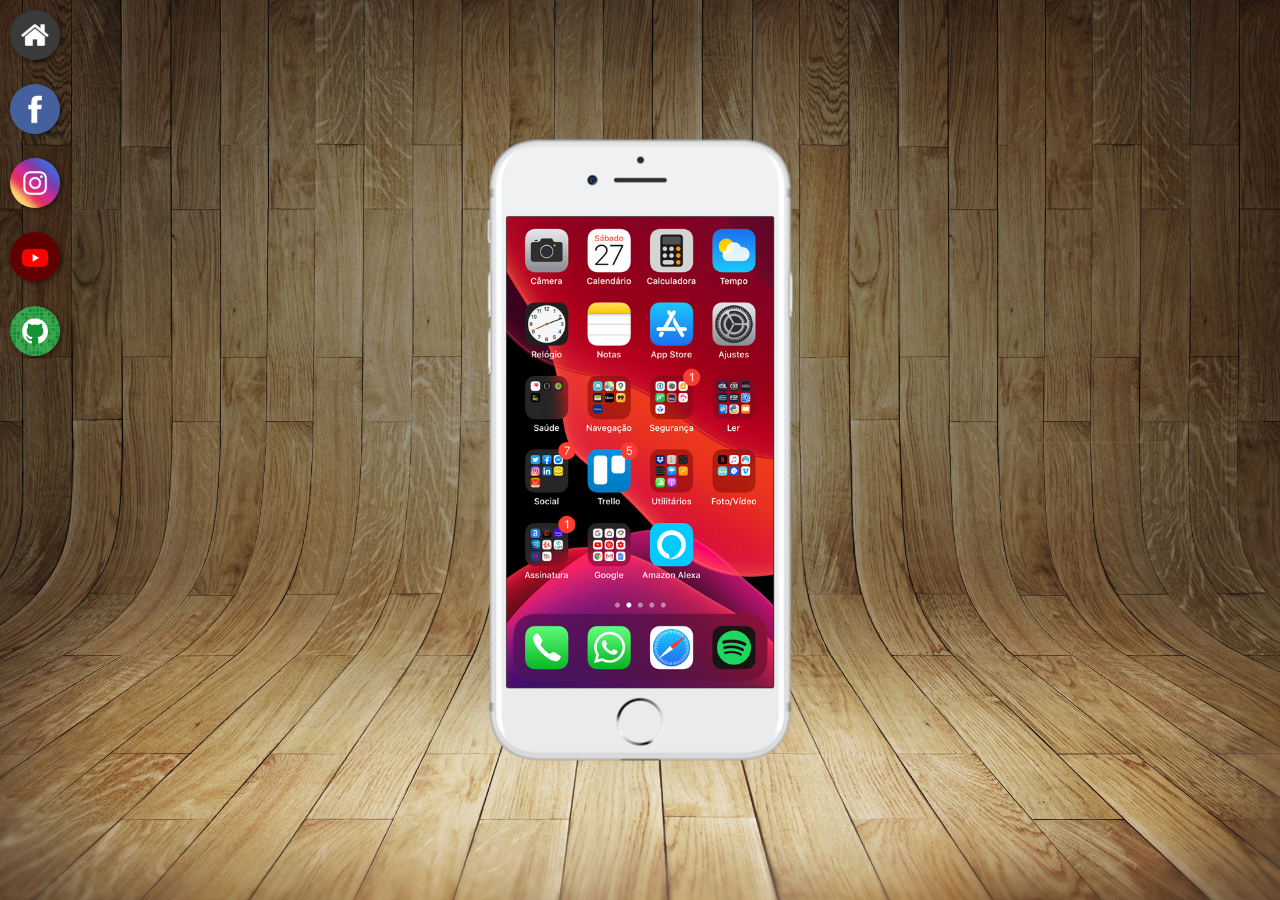
<file: index.html>
<!DOCTYPE html>
<html lang="pt-br">
<head>
    <meta charset="UTF-8">
    <meta name="viewport" content="width=device-width, initial-scale=1.0">
    <link rel="shortcut icon" href="favicon.ico" type="image/x-icon">
    <link rel="stylesheet" href="estilos/style.css">
    <title>Projeto de Redes Sociais</title>
</head>
<body>
    <main>
        <section id="telefone">
            <iframe src="home.html" frameborder="0" name="tela" id="tela">Seu navegador não é compactível com isso!</iframe>
        </section>
        <section id="redes">
            <a href="home.html" target="tela"><img src="imagens/logo-home.jpg" alt="Home"></a> <br>
            <a href="facebook.html" target="tela"><img src="imagens/logo-facebook.jpg" alt="Facebook"></a> <br>
            <a href="instagram.html" target="tela"><img src="imagens/logo-instagram.jpg" alt="Instagram"></a> <br>
            <a href="youtube.html" target="tela"><img src="imagens/logo-youtube.jpg" alt="Youtube"></a> <br>
            <a href="github.html" target="tela"><img src="imagens/logo-github.jpg" alt="GitHub"></a>
        </section>
    </main>
</body>
</html>
</file>
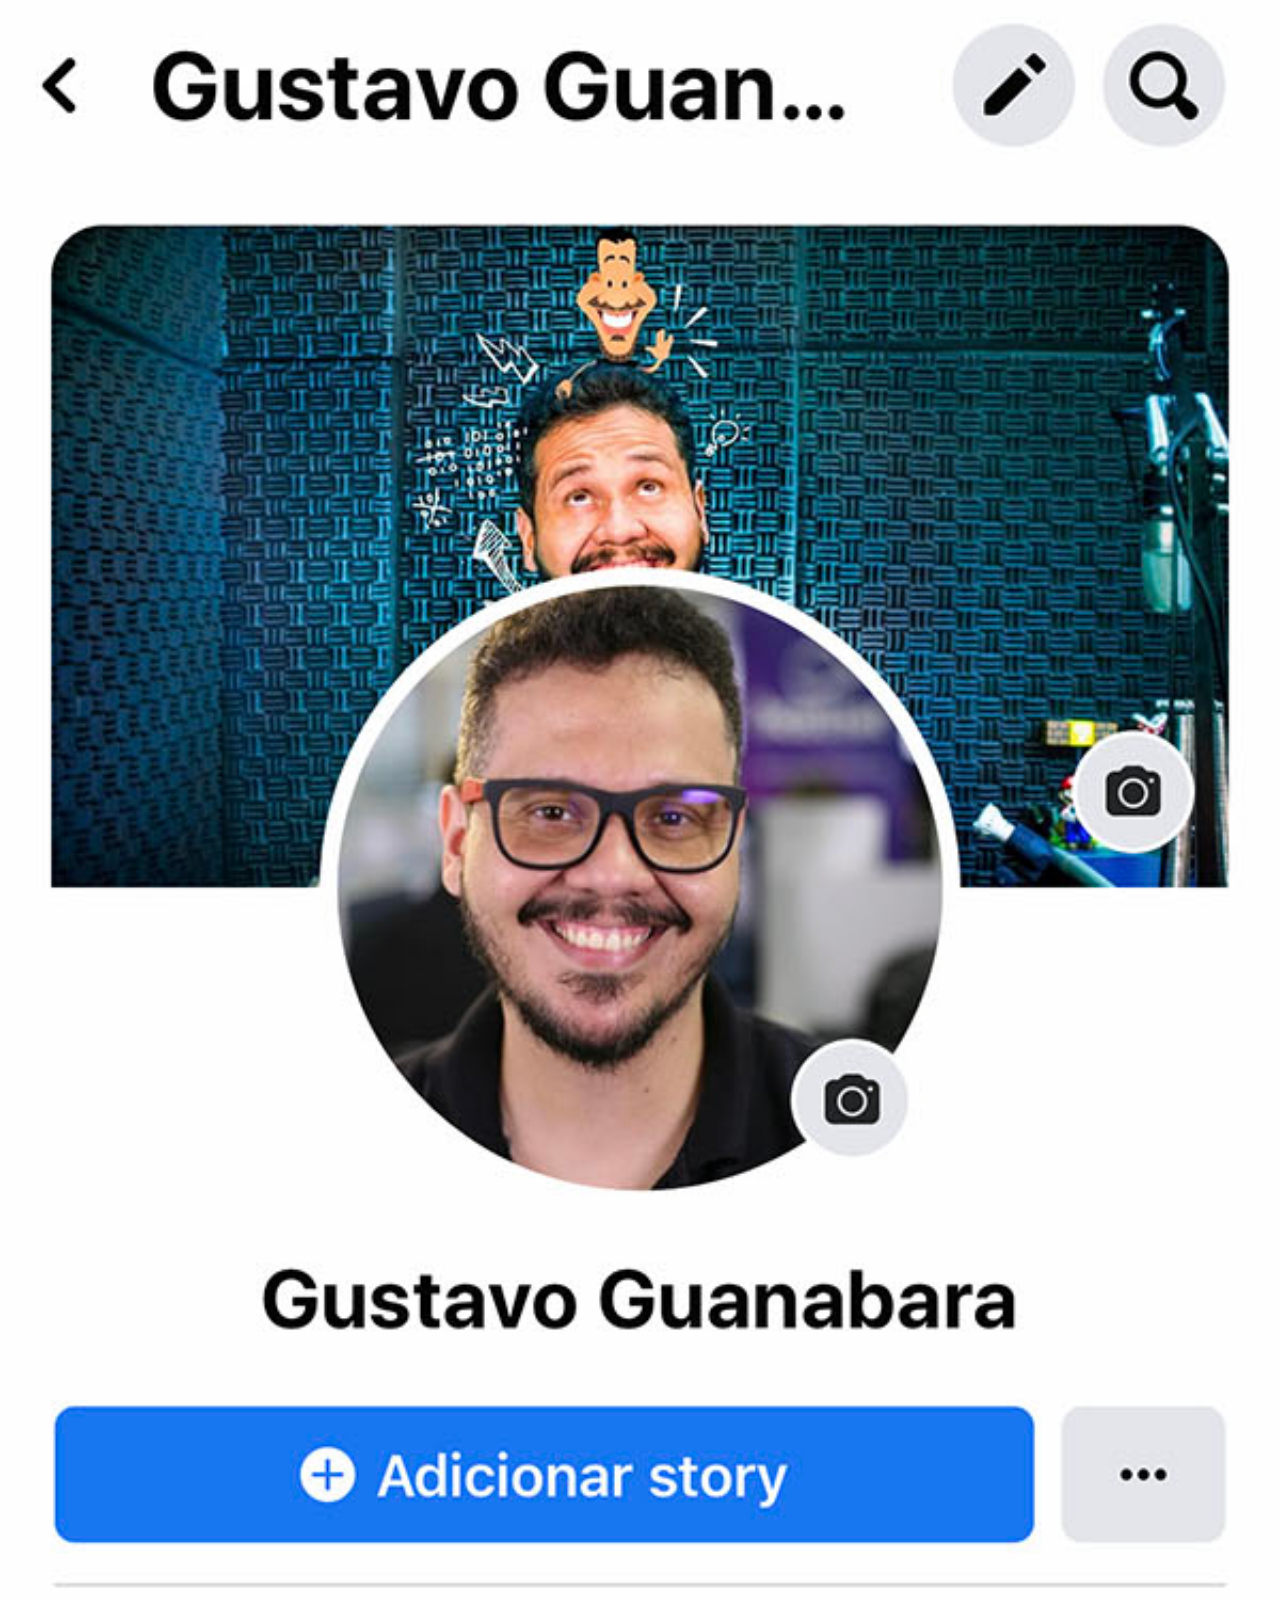
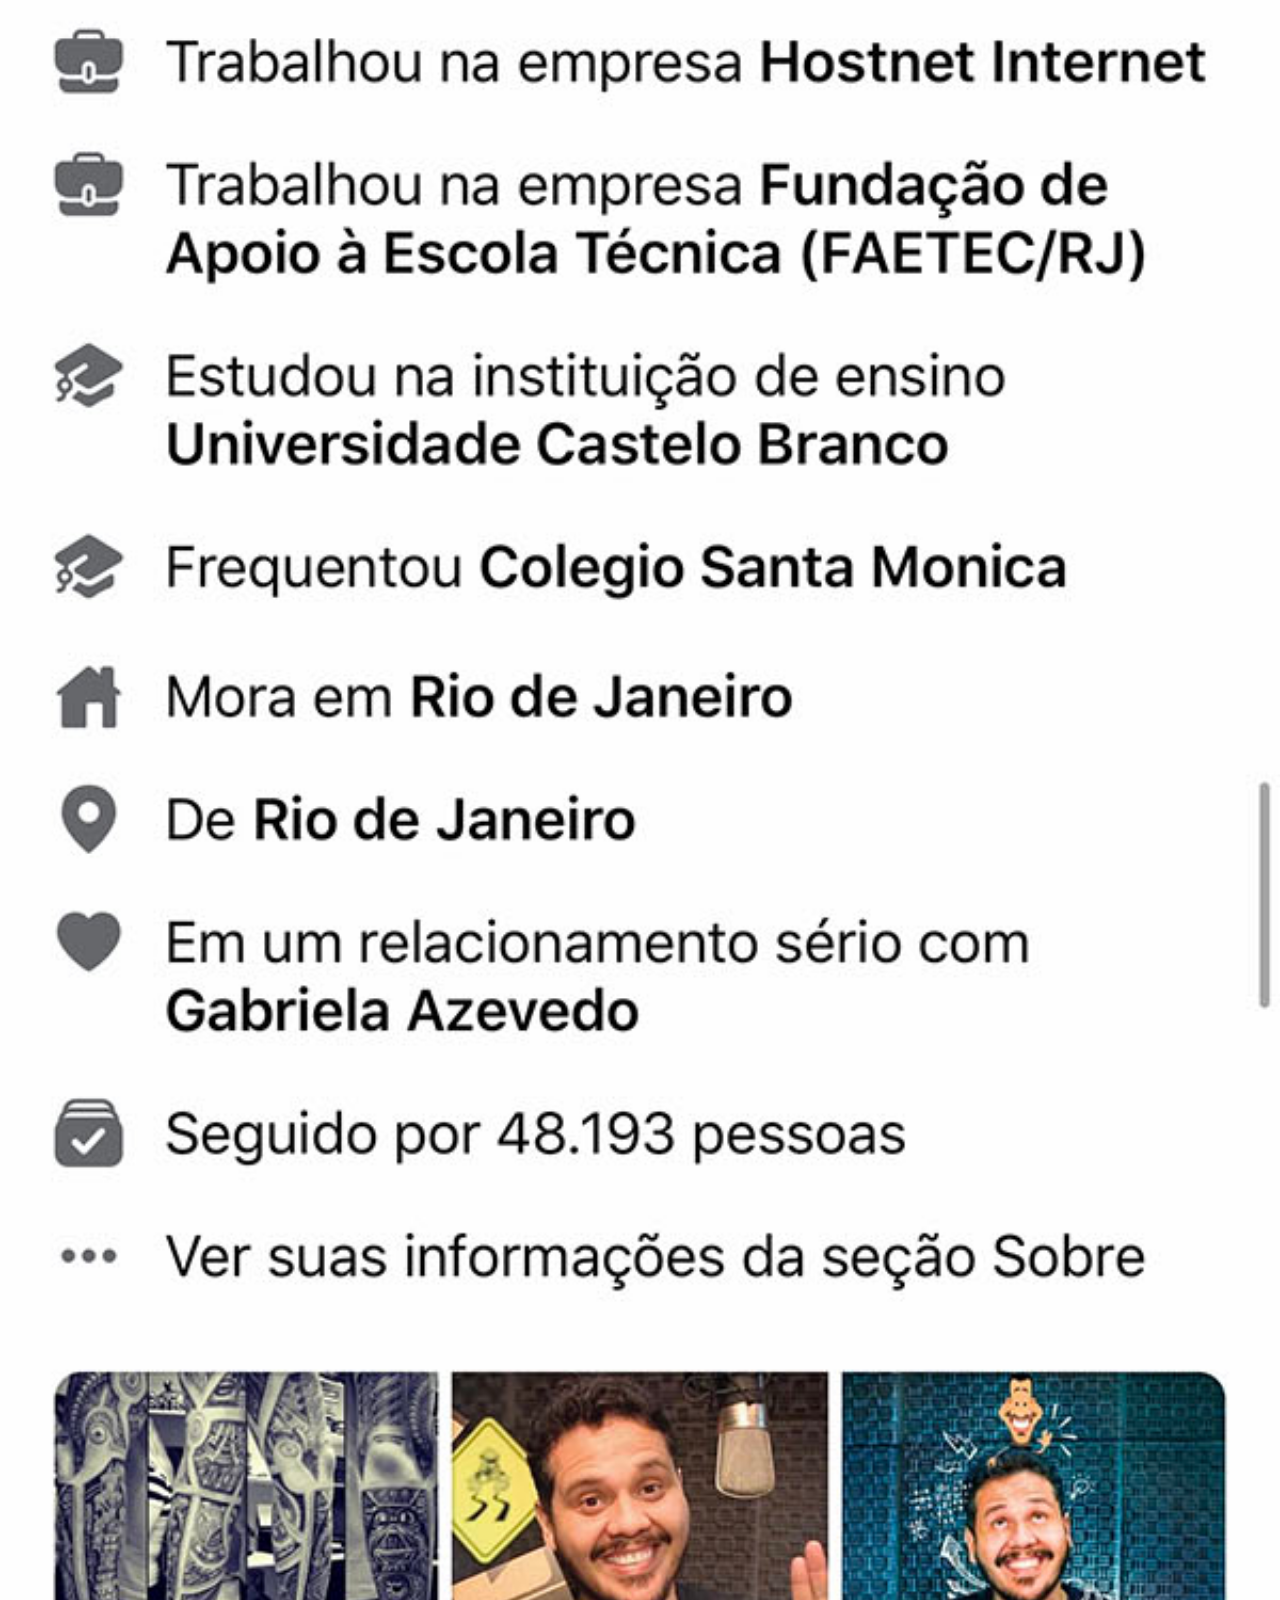
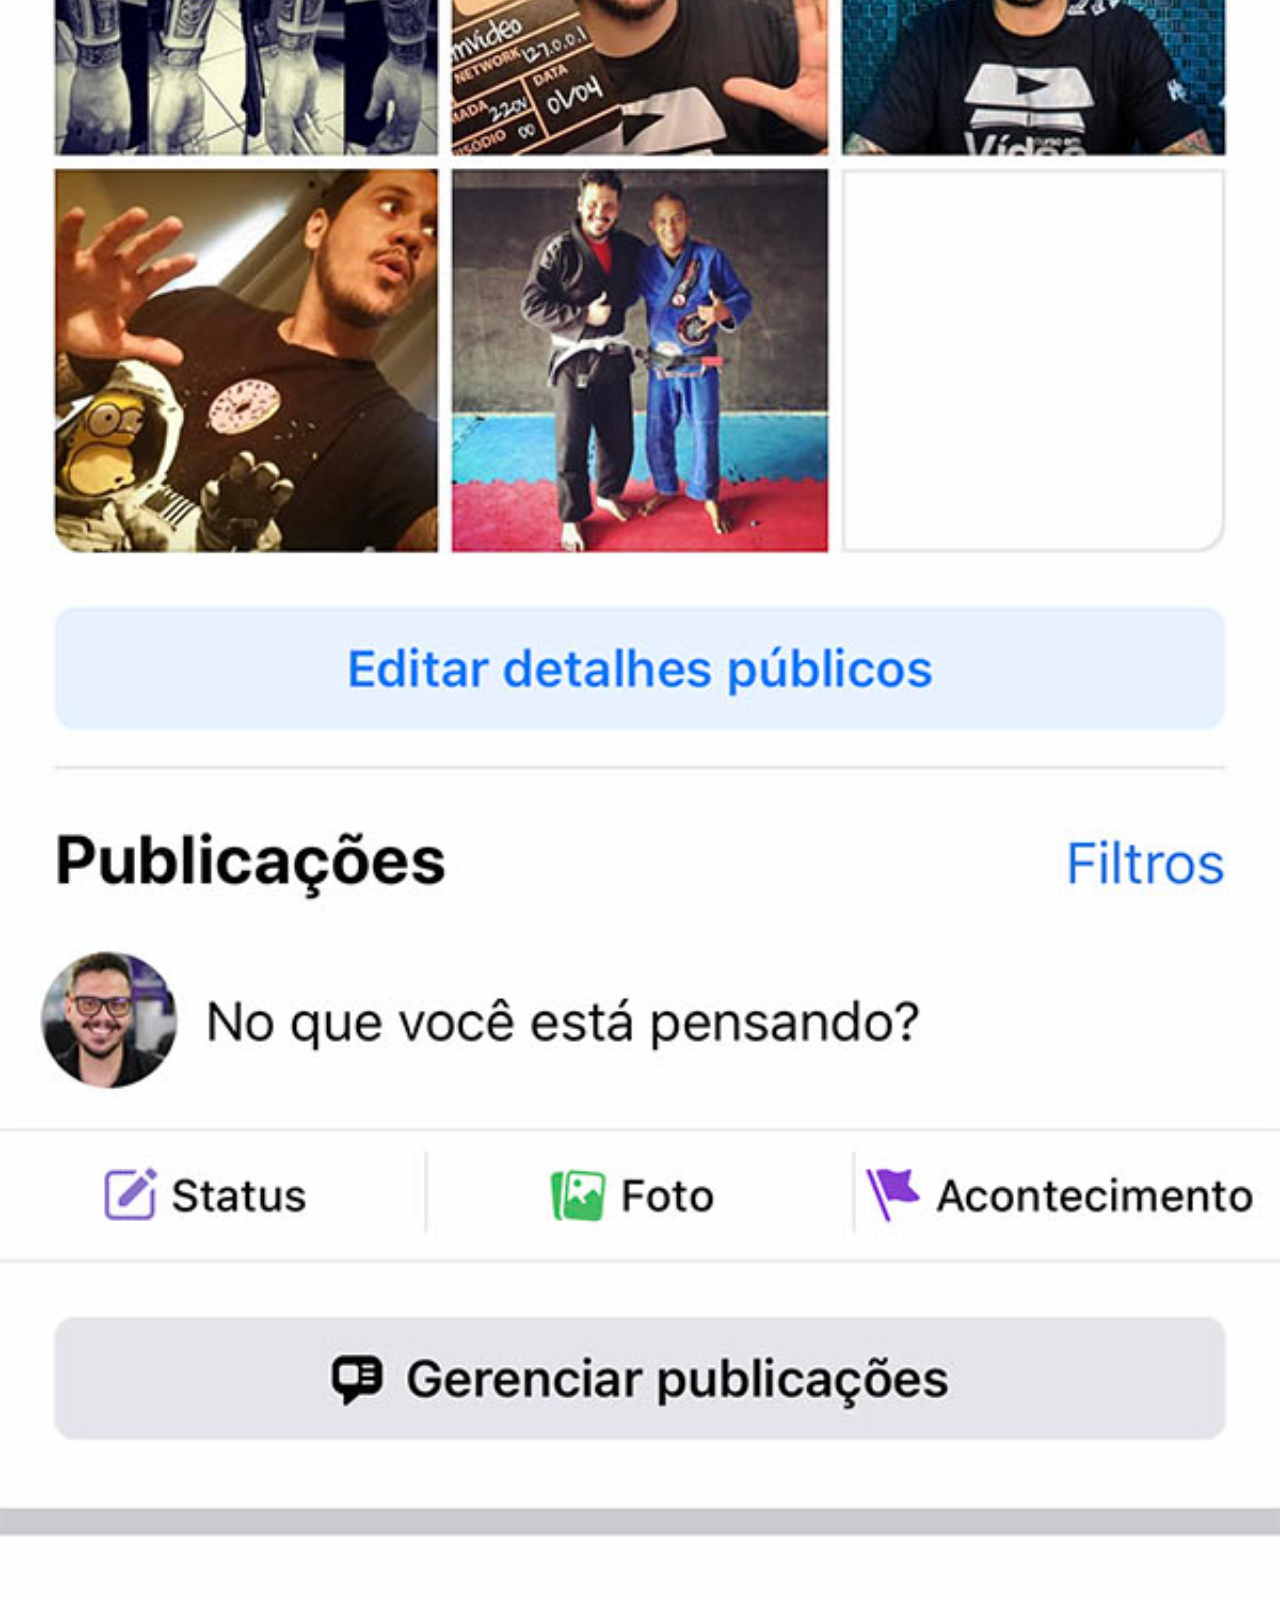
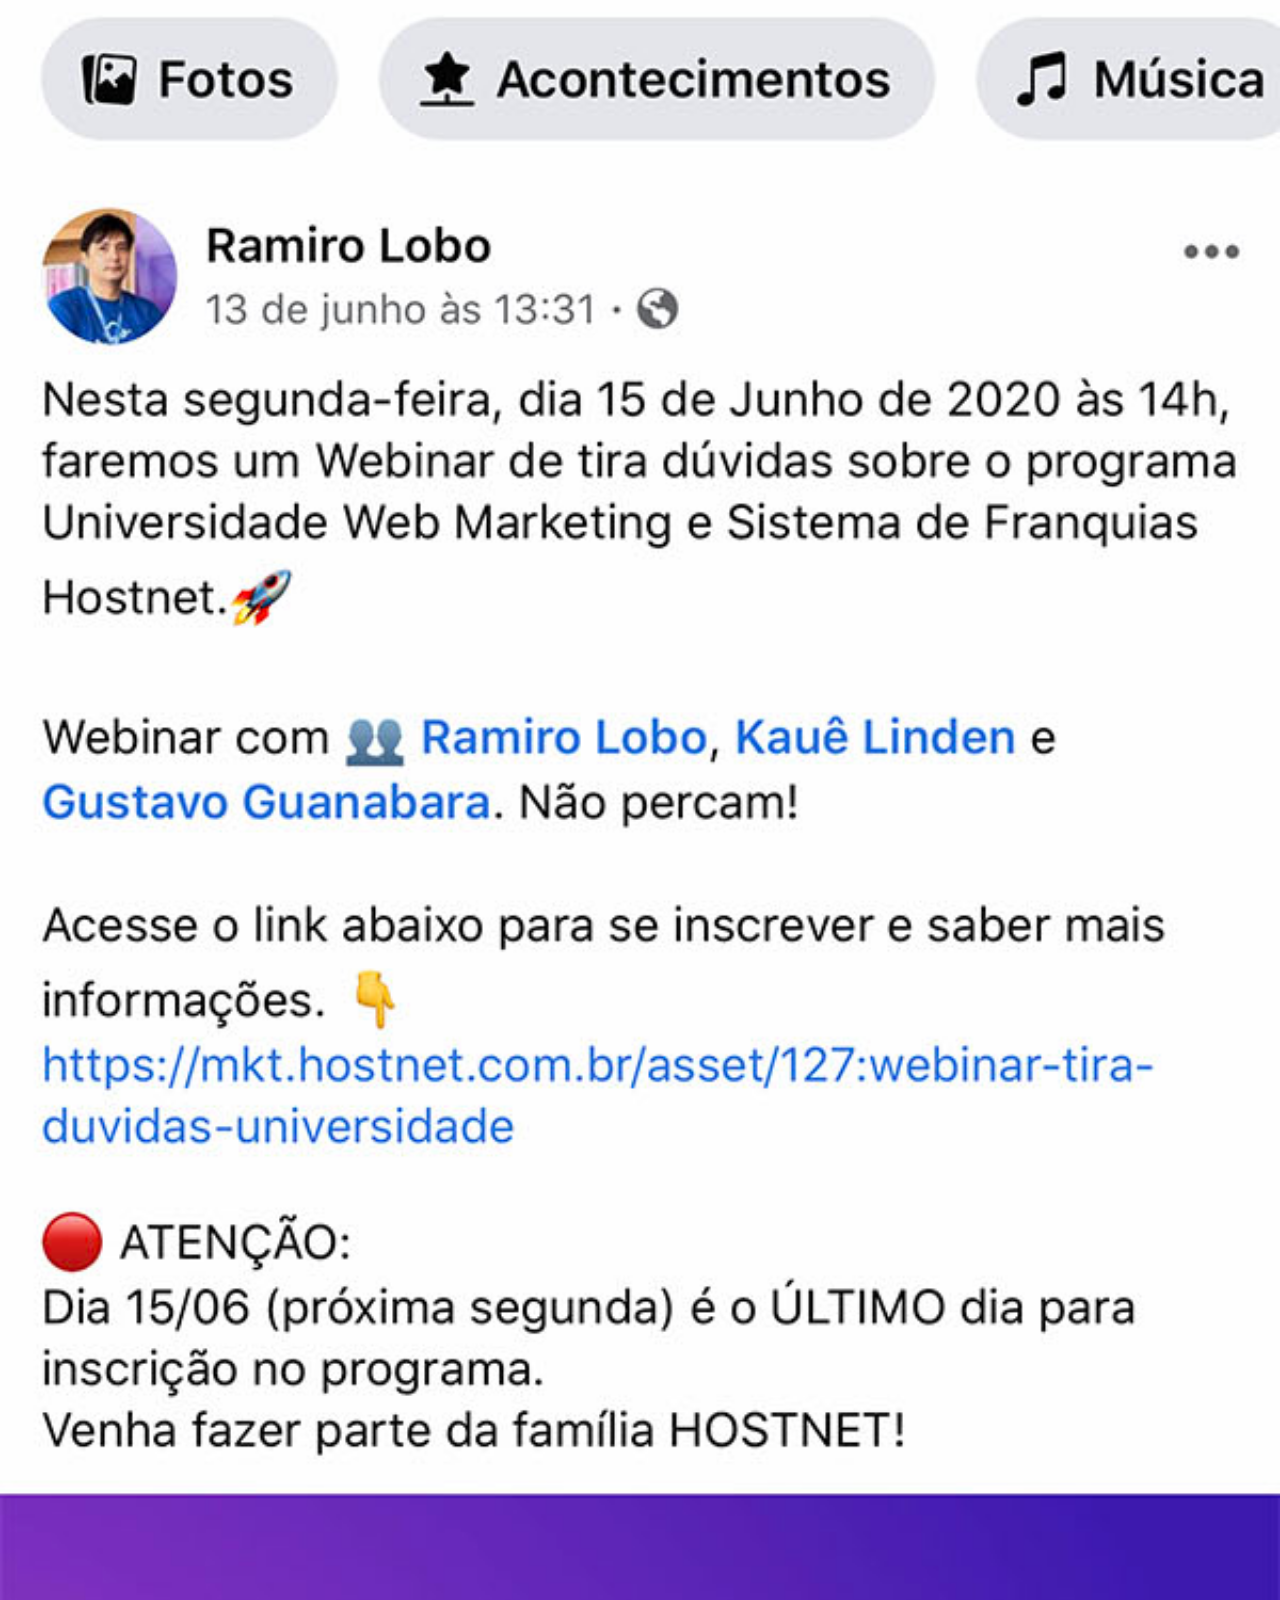
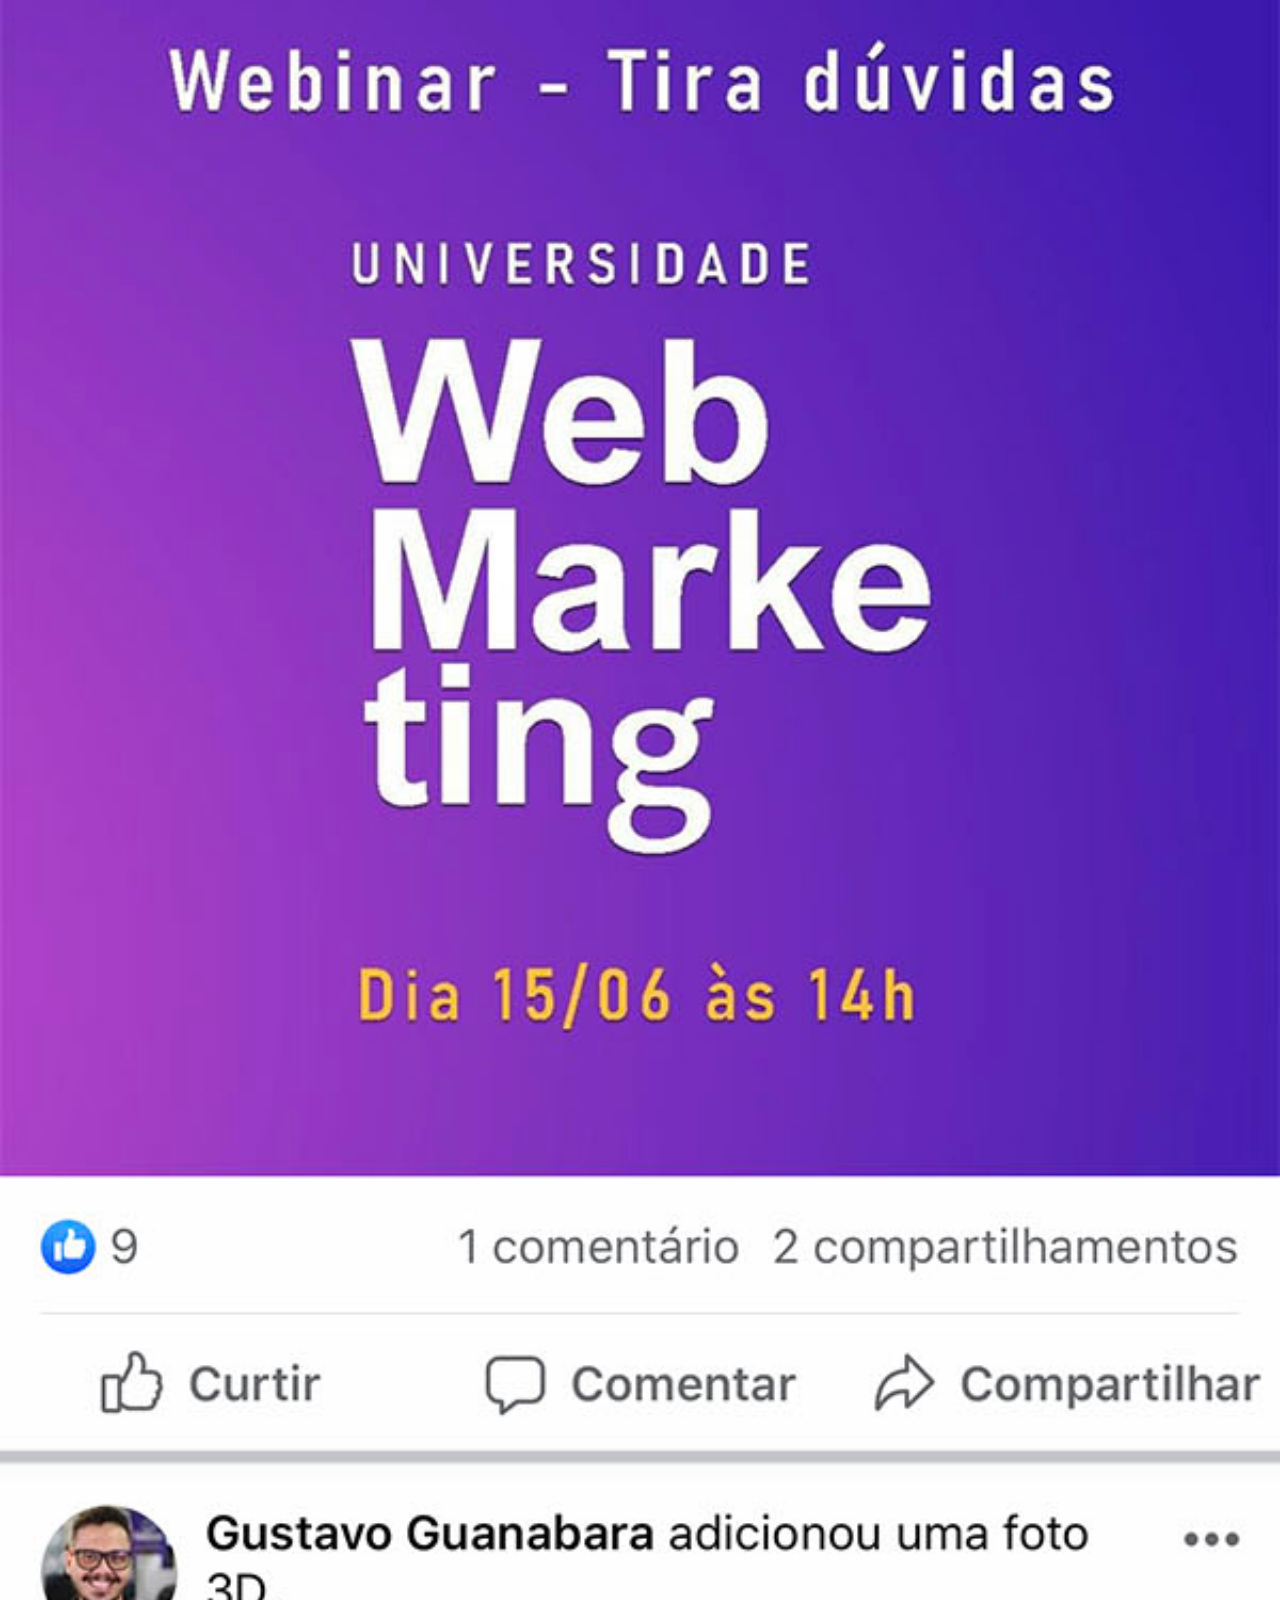
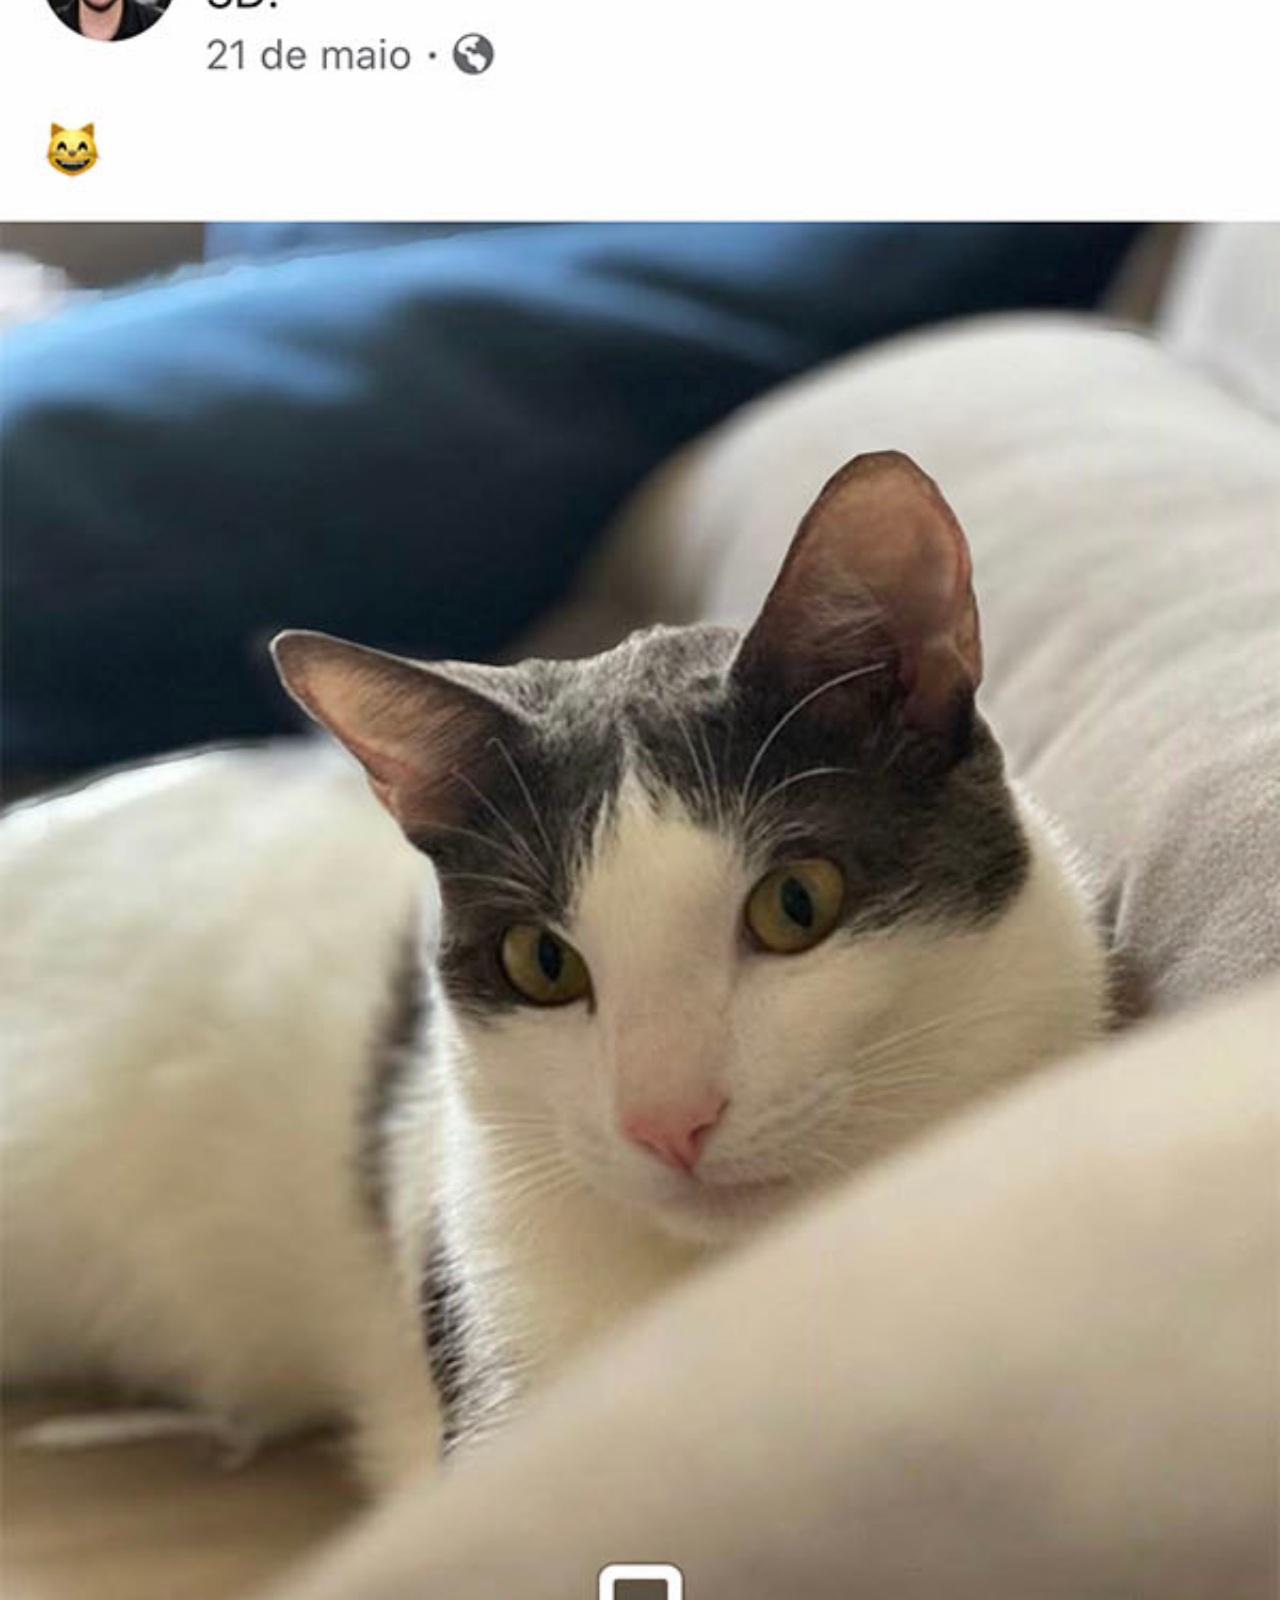
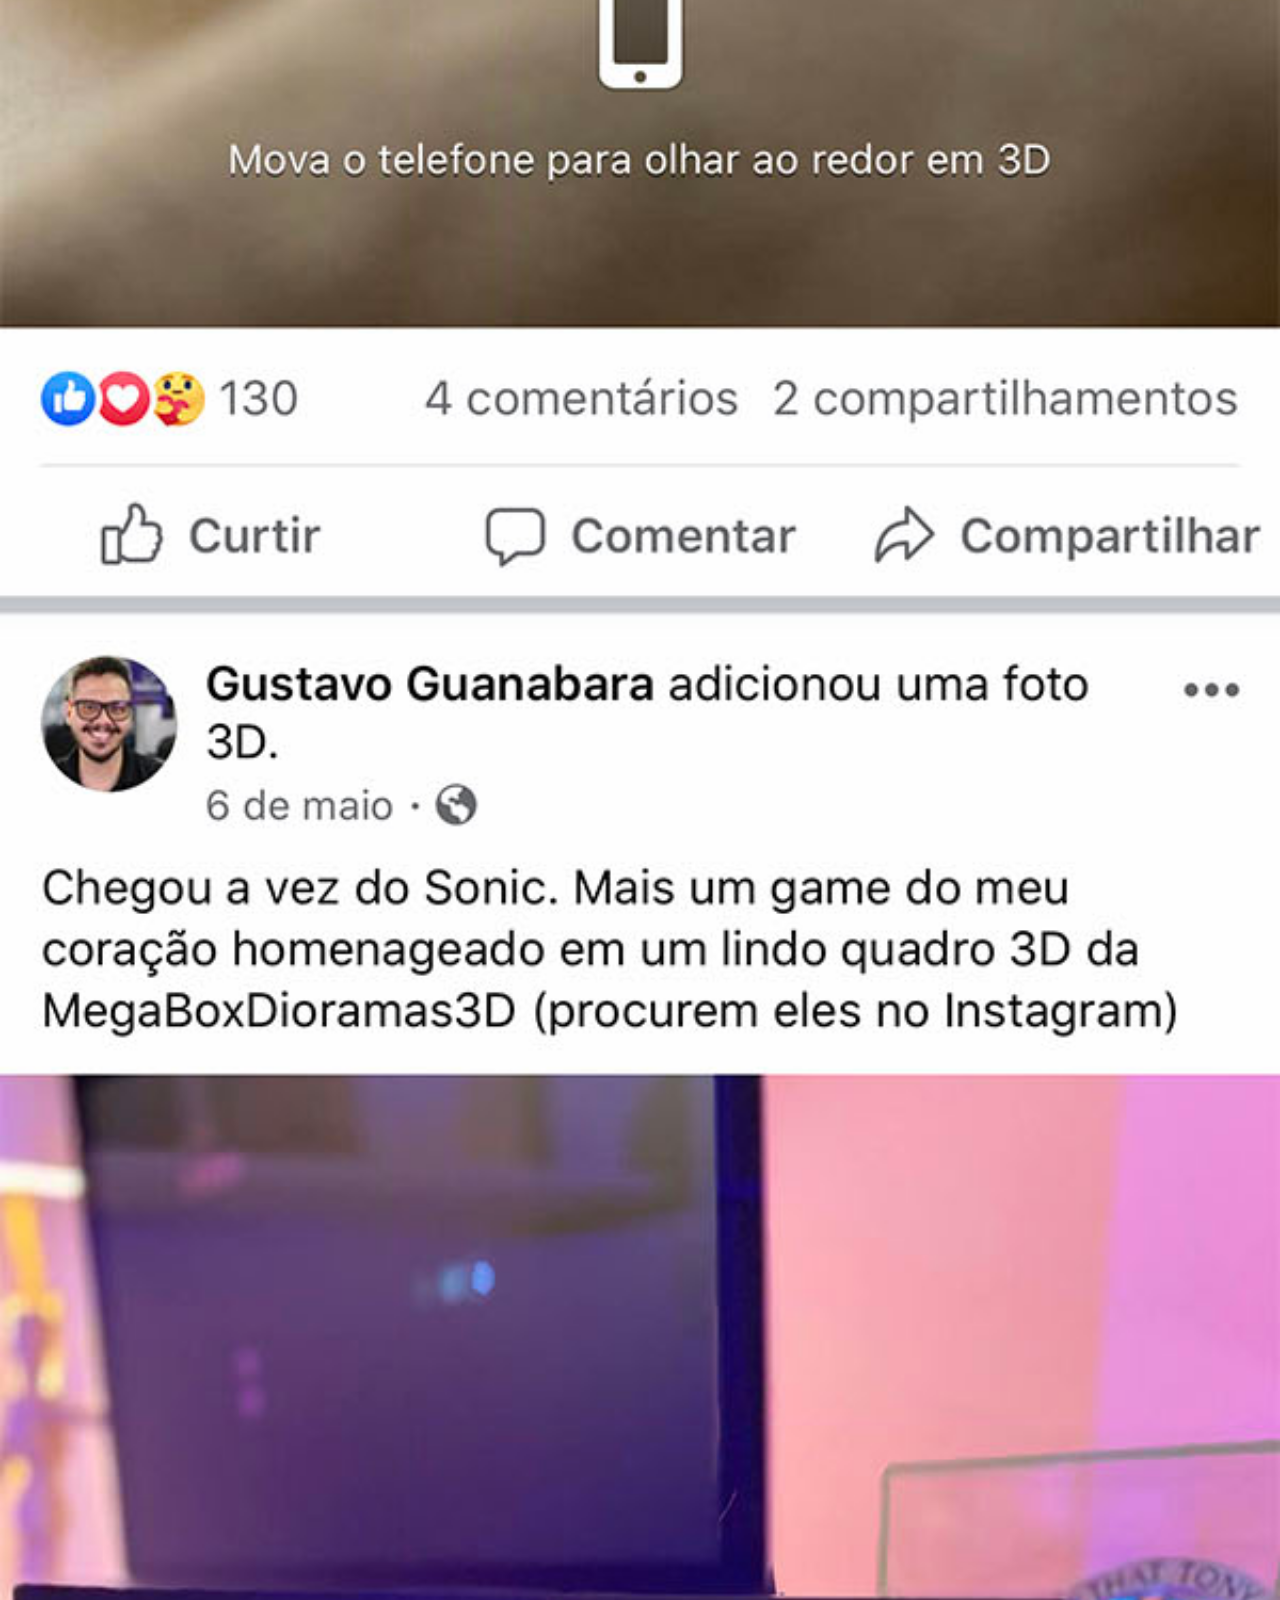
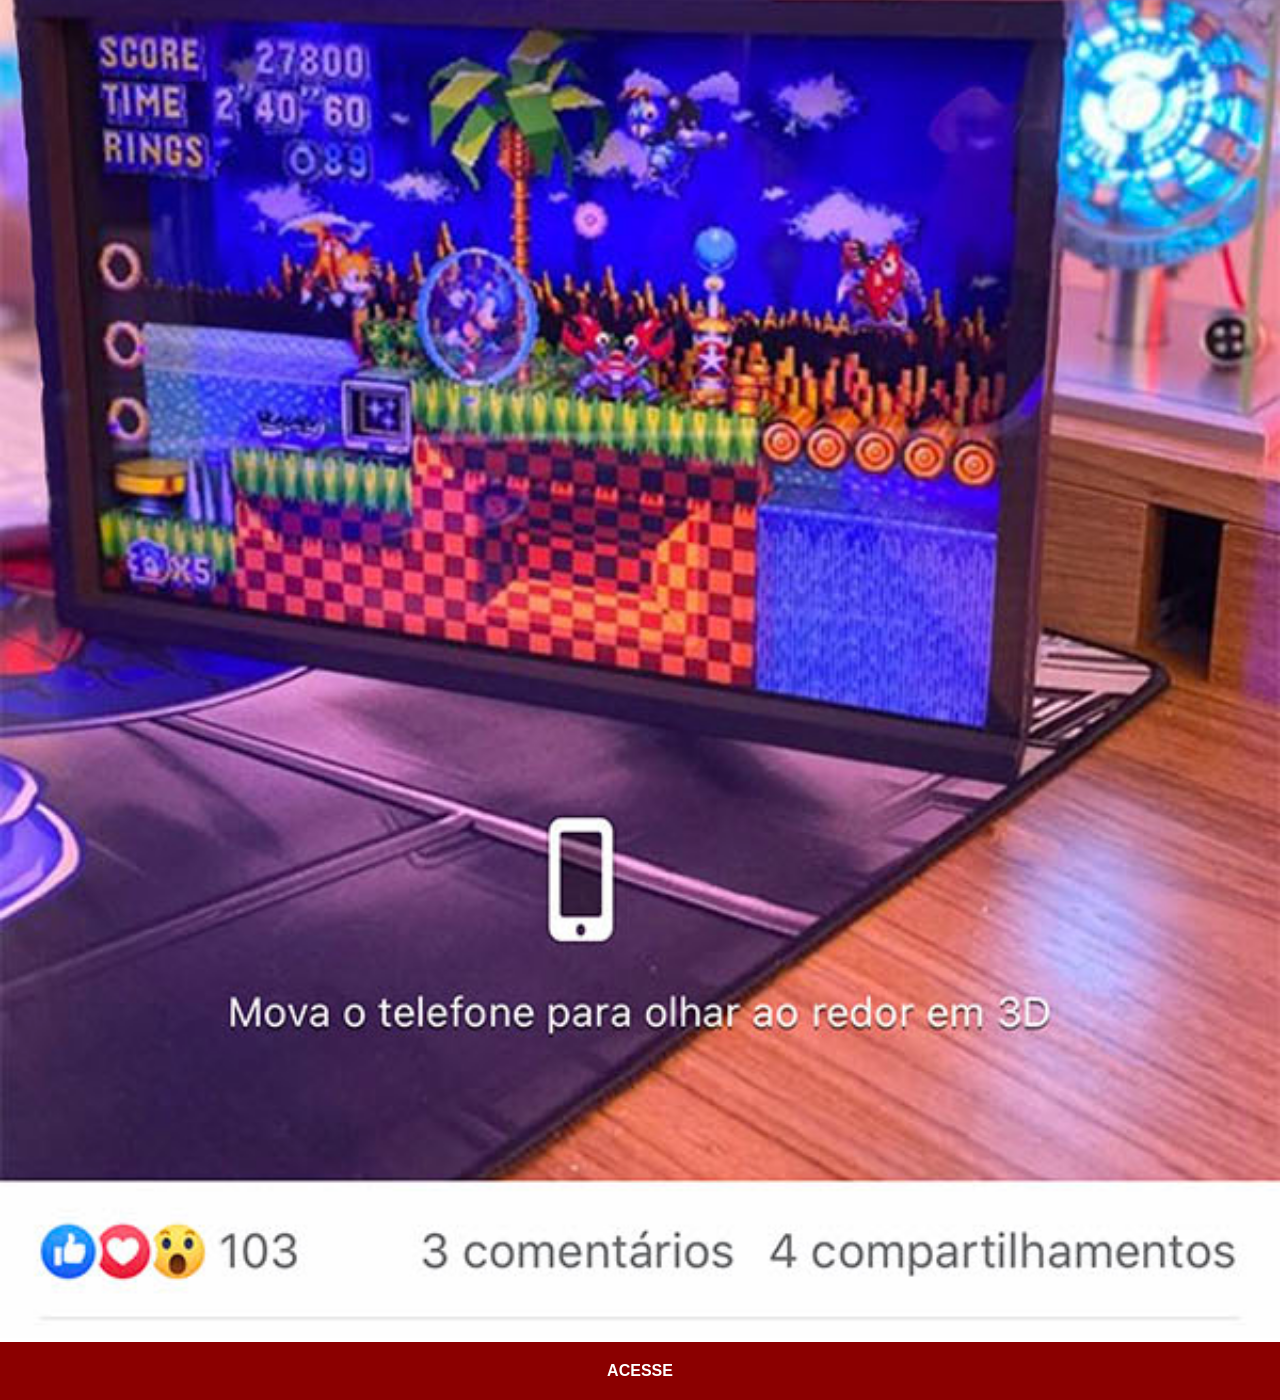
<file: facebook.html>
<!DOCTYPE html>
<html lang="pt-br">
<head>
    <meta charset="UTF-8">
    <meta name="viewport" content="width=device-width, initial-scale=1.0">
    <title>Facebook</title>
    <link rel="stylesheet" href="estilos/social.css">
</head>
<body>
    <img src="imagens/tela-facebook.jpg" alt="Facebook">
    <a href="https://facebook.com/Mi Rel Son/" target="_blank">ACESSE</a>
</body>
</html>
</file>
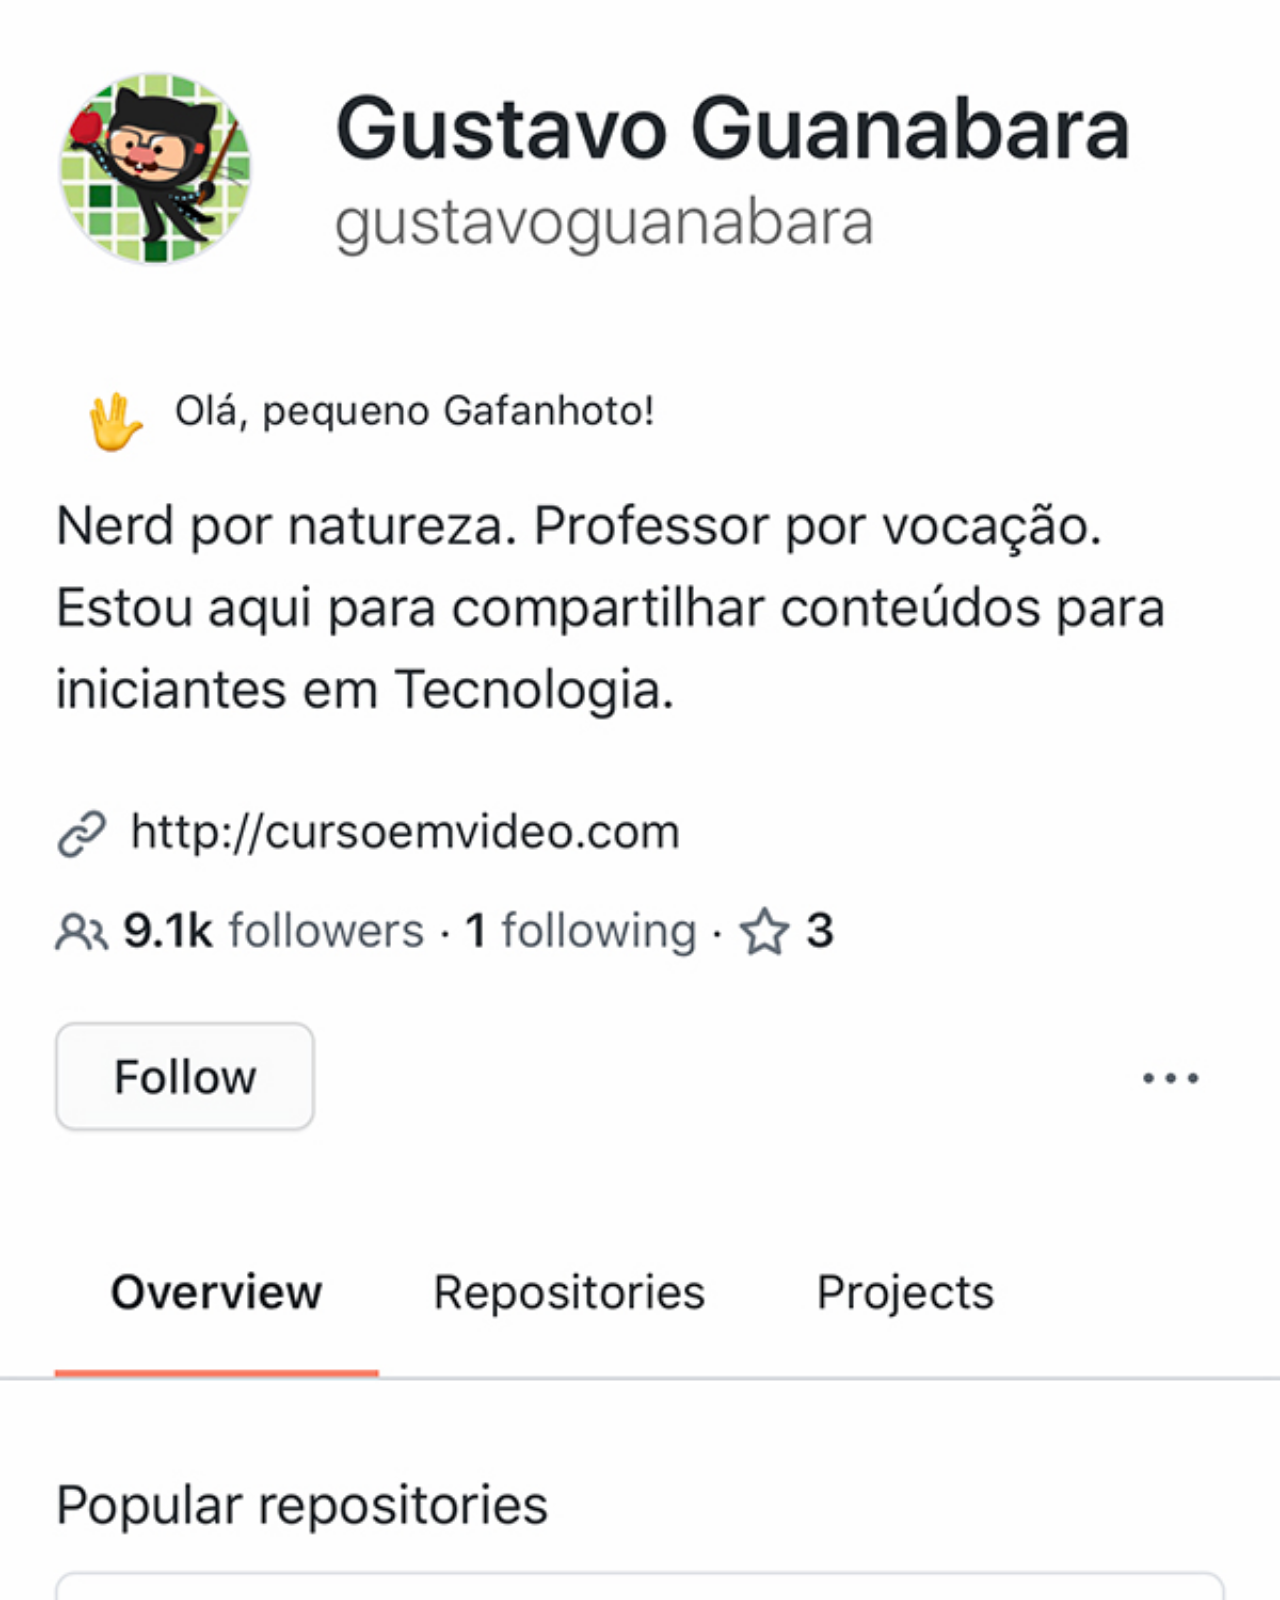
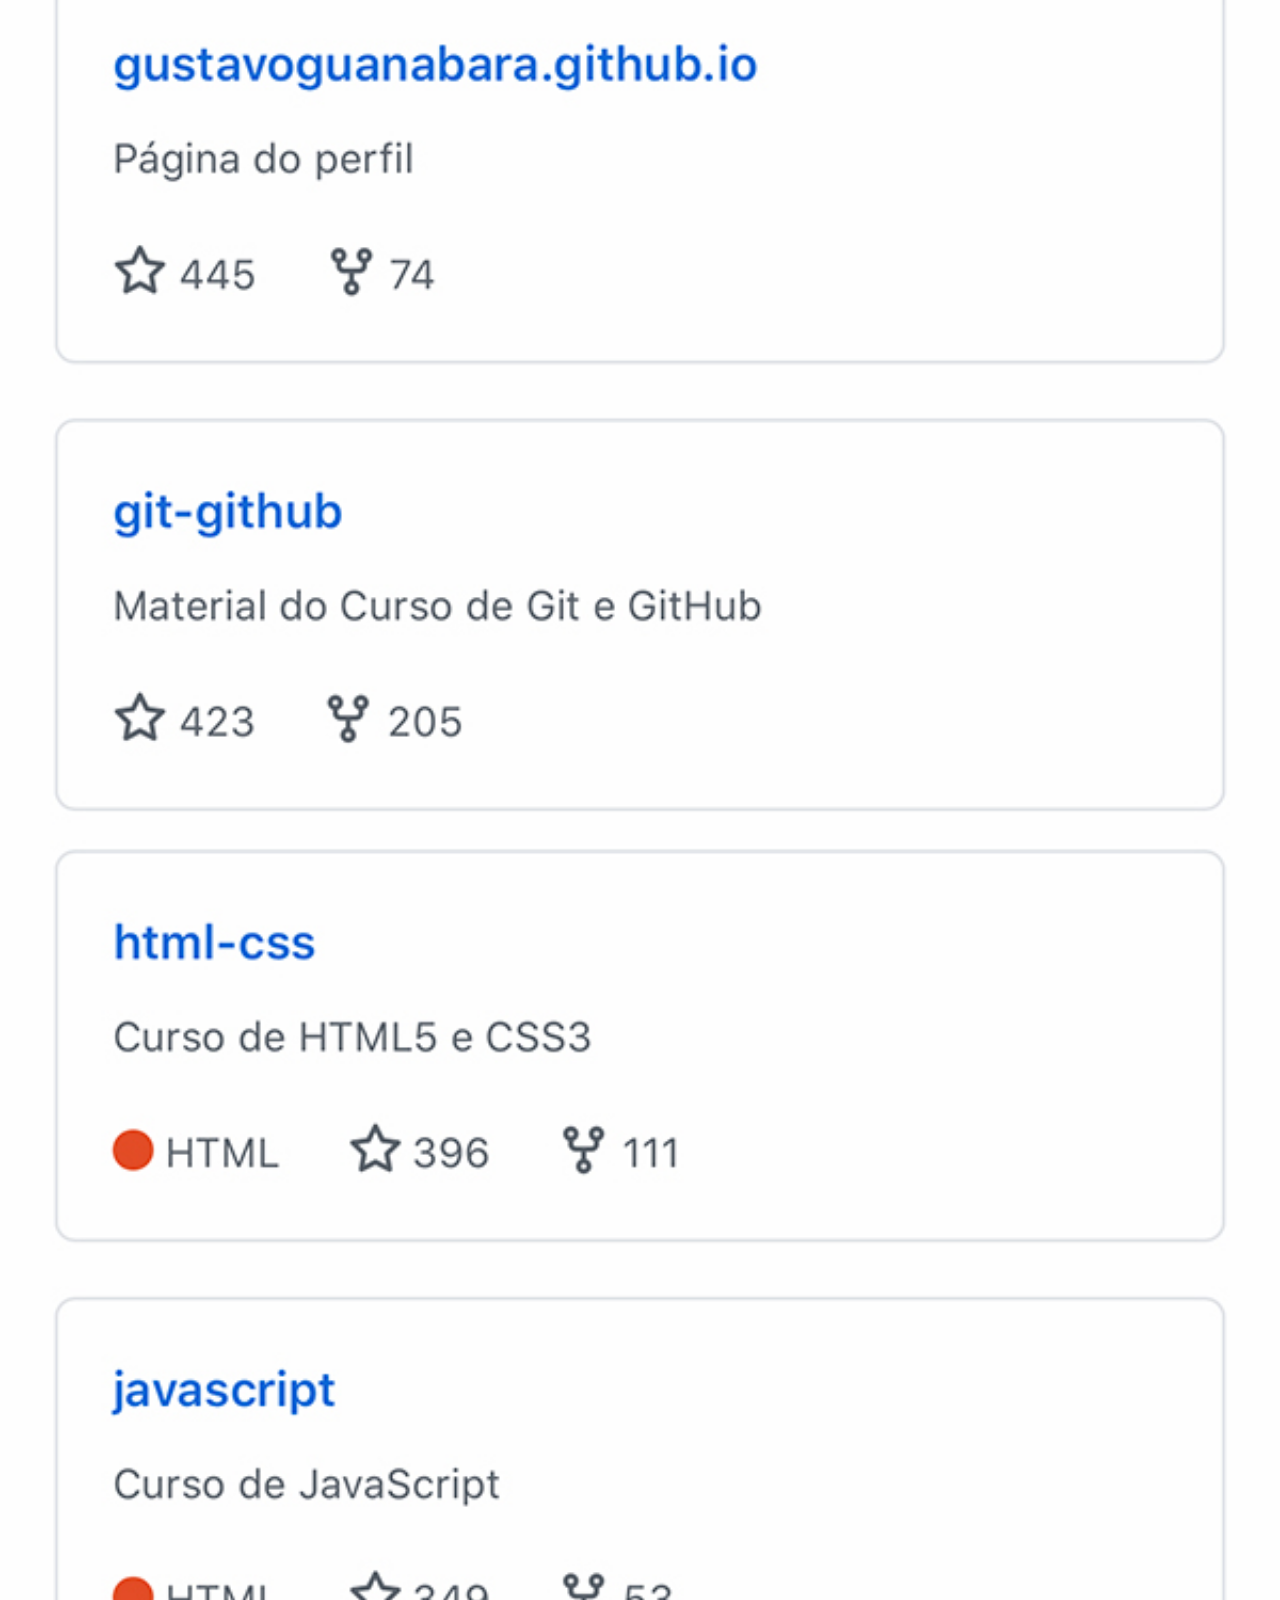
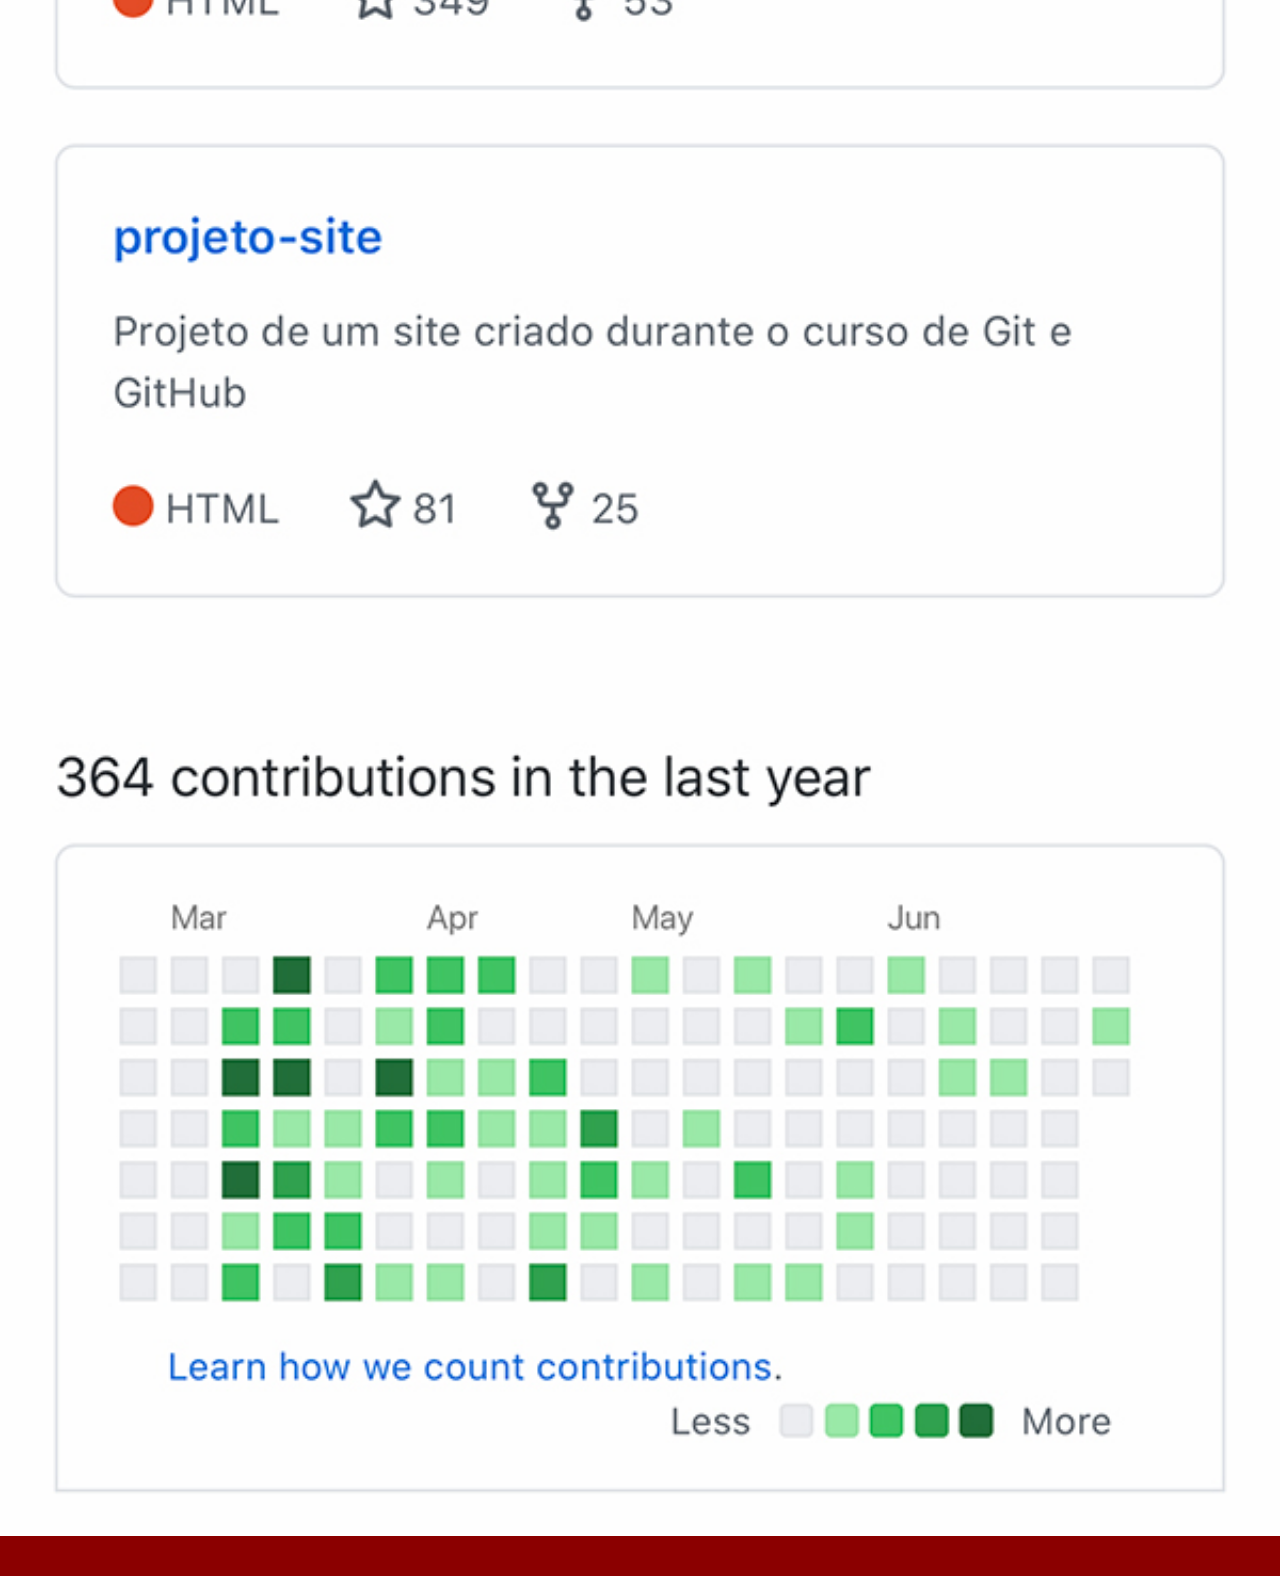
<file: github.html>
<!DOCTYPE html>
<html lang="pt-br">
<head>
    <meta charset="UTF-8">
    <meta name="viewport" content="width=device-width, initial-scale=1.0">
    <title>GitHub</title>
    <link rel="stylesheet" href="estilos/social.css">
</head>
<body>
    <img src="imagens/tela-github.jpg" alt="GitHub">
    <a href="https://github.com/mirelsondecastro-sketch" target="_blank"></a>
</body>
</html>
</file>
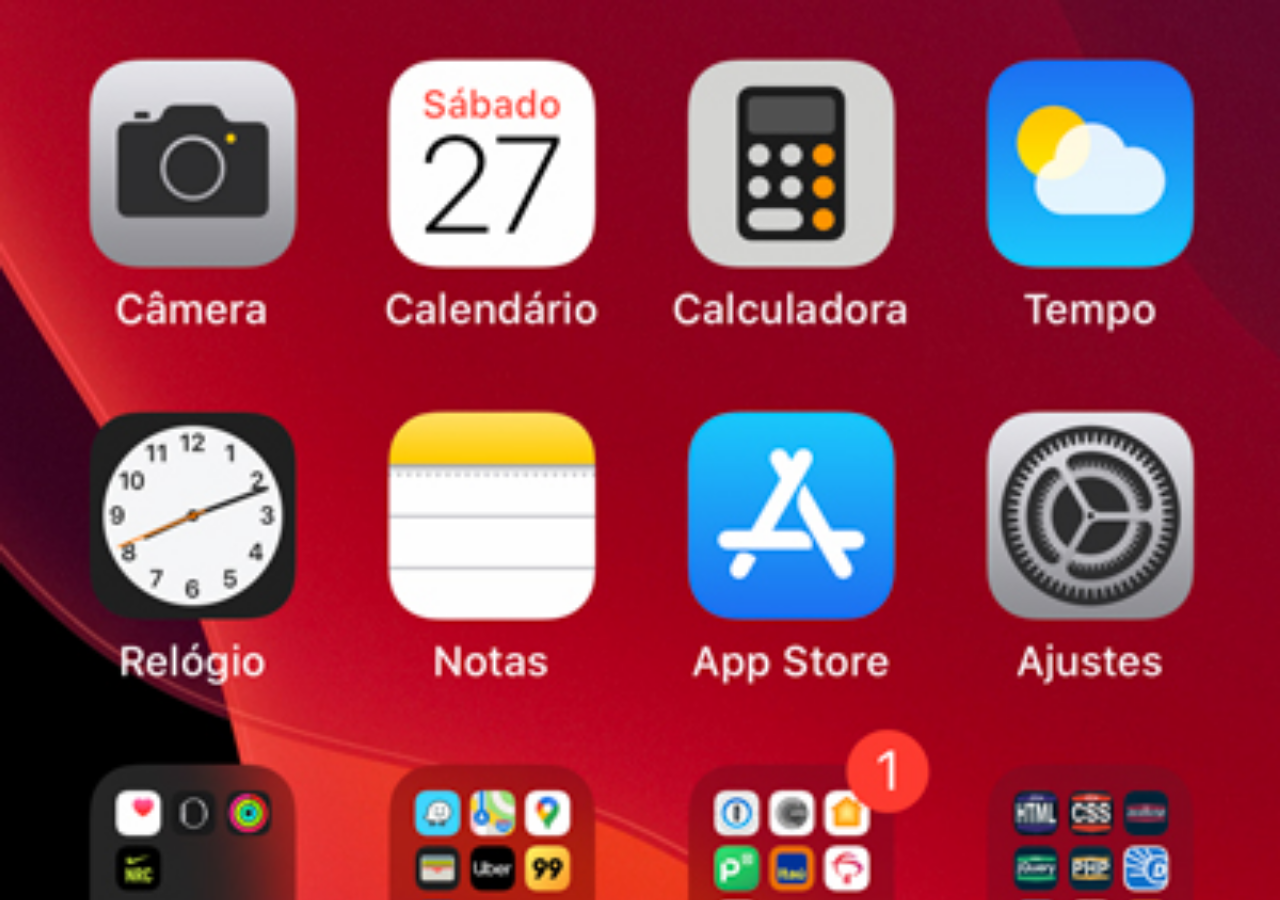
<file: home.html>
<!DOCTYPE html>
<html lang="pt-br">
<head>
    <meta charset="UTF-8">
    <meta name="viewport" content="width=device-width, initial-scale=1.0">
    <title>Home</title>
    <style>
        *{
            margin: 0px;
            padding: 0px;
        }
        body{
            height: 100vh;
            width: 100vw;
            background: black url('imagens/tela-home.jpg') no-repeat top center;
            background-size: cover;
        }
    </style>
</head>
<body>
    
</body>
</html>
</file>
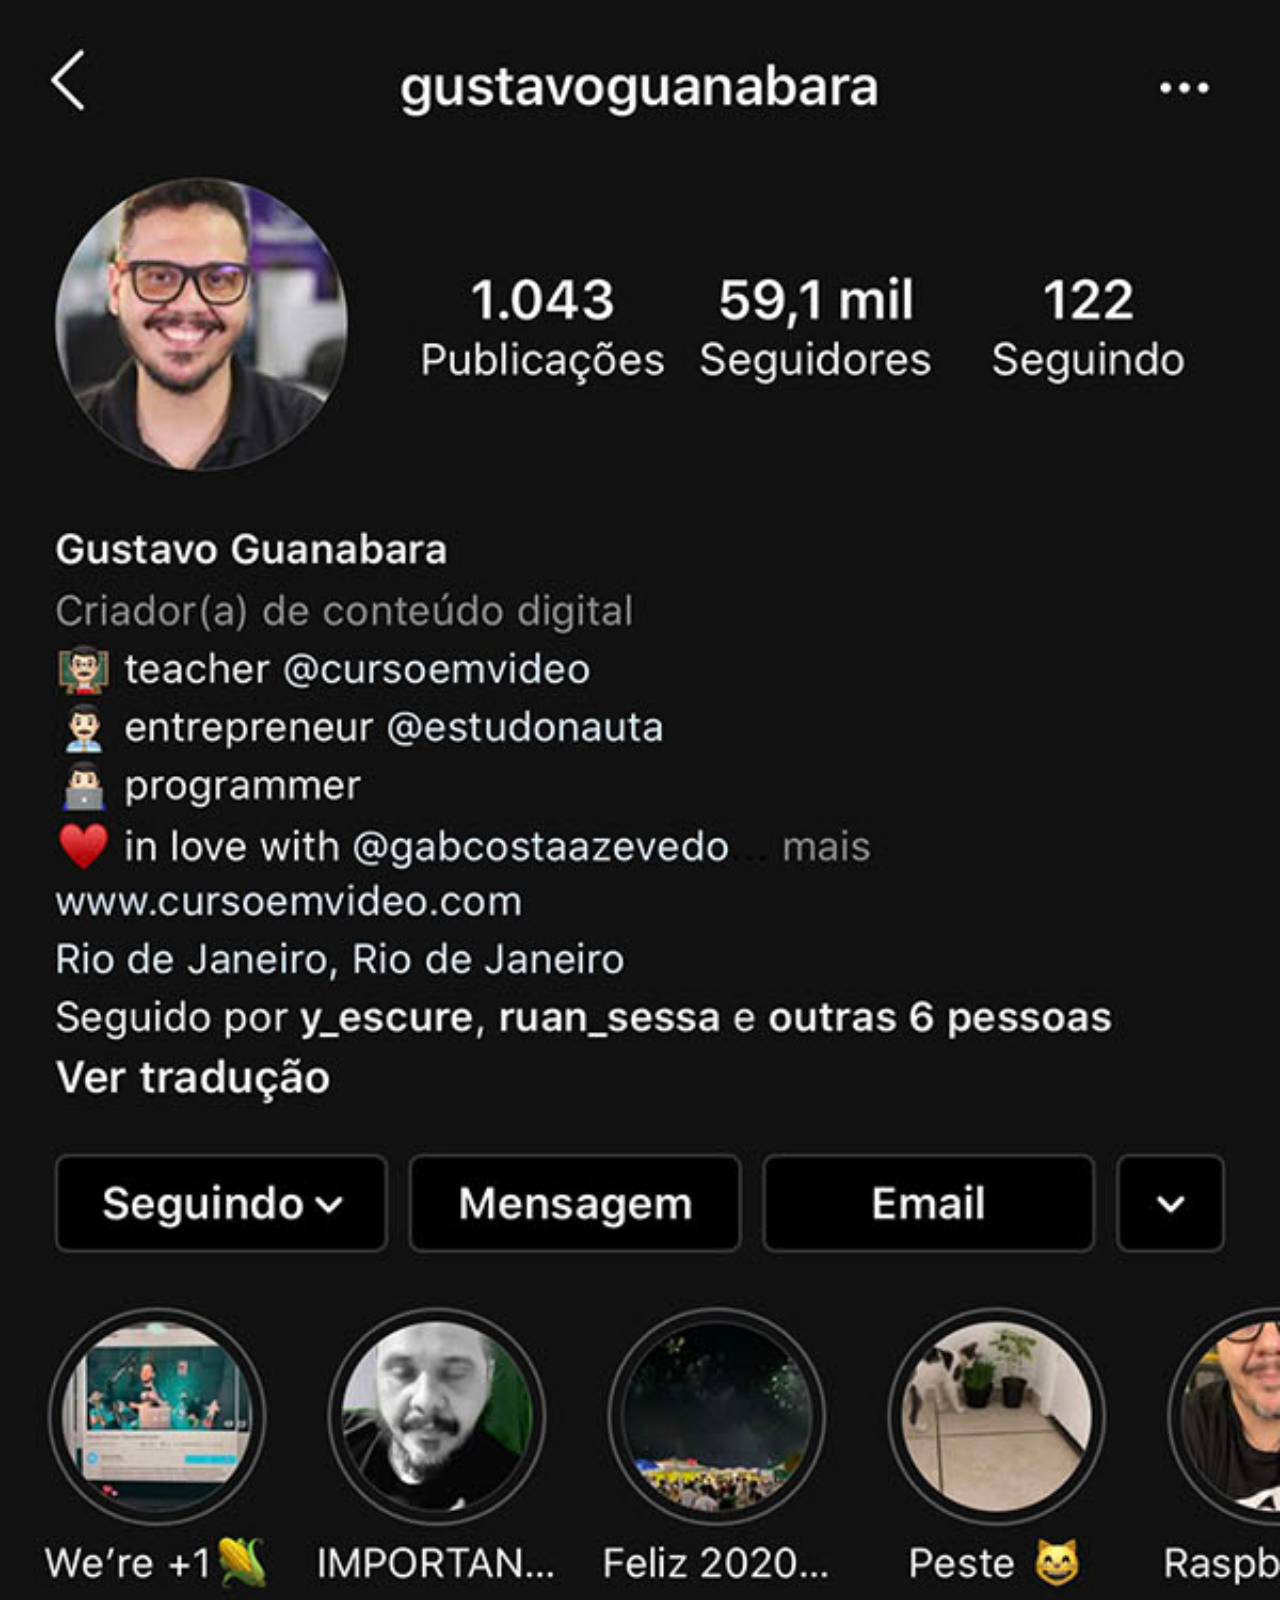
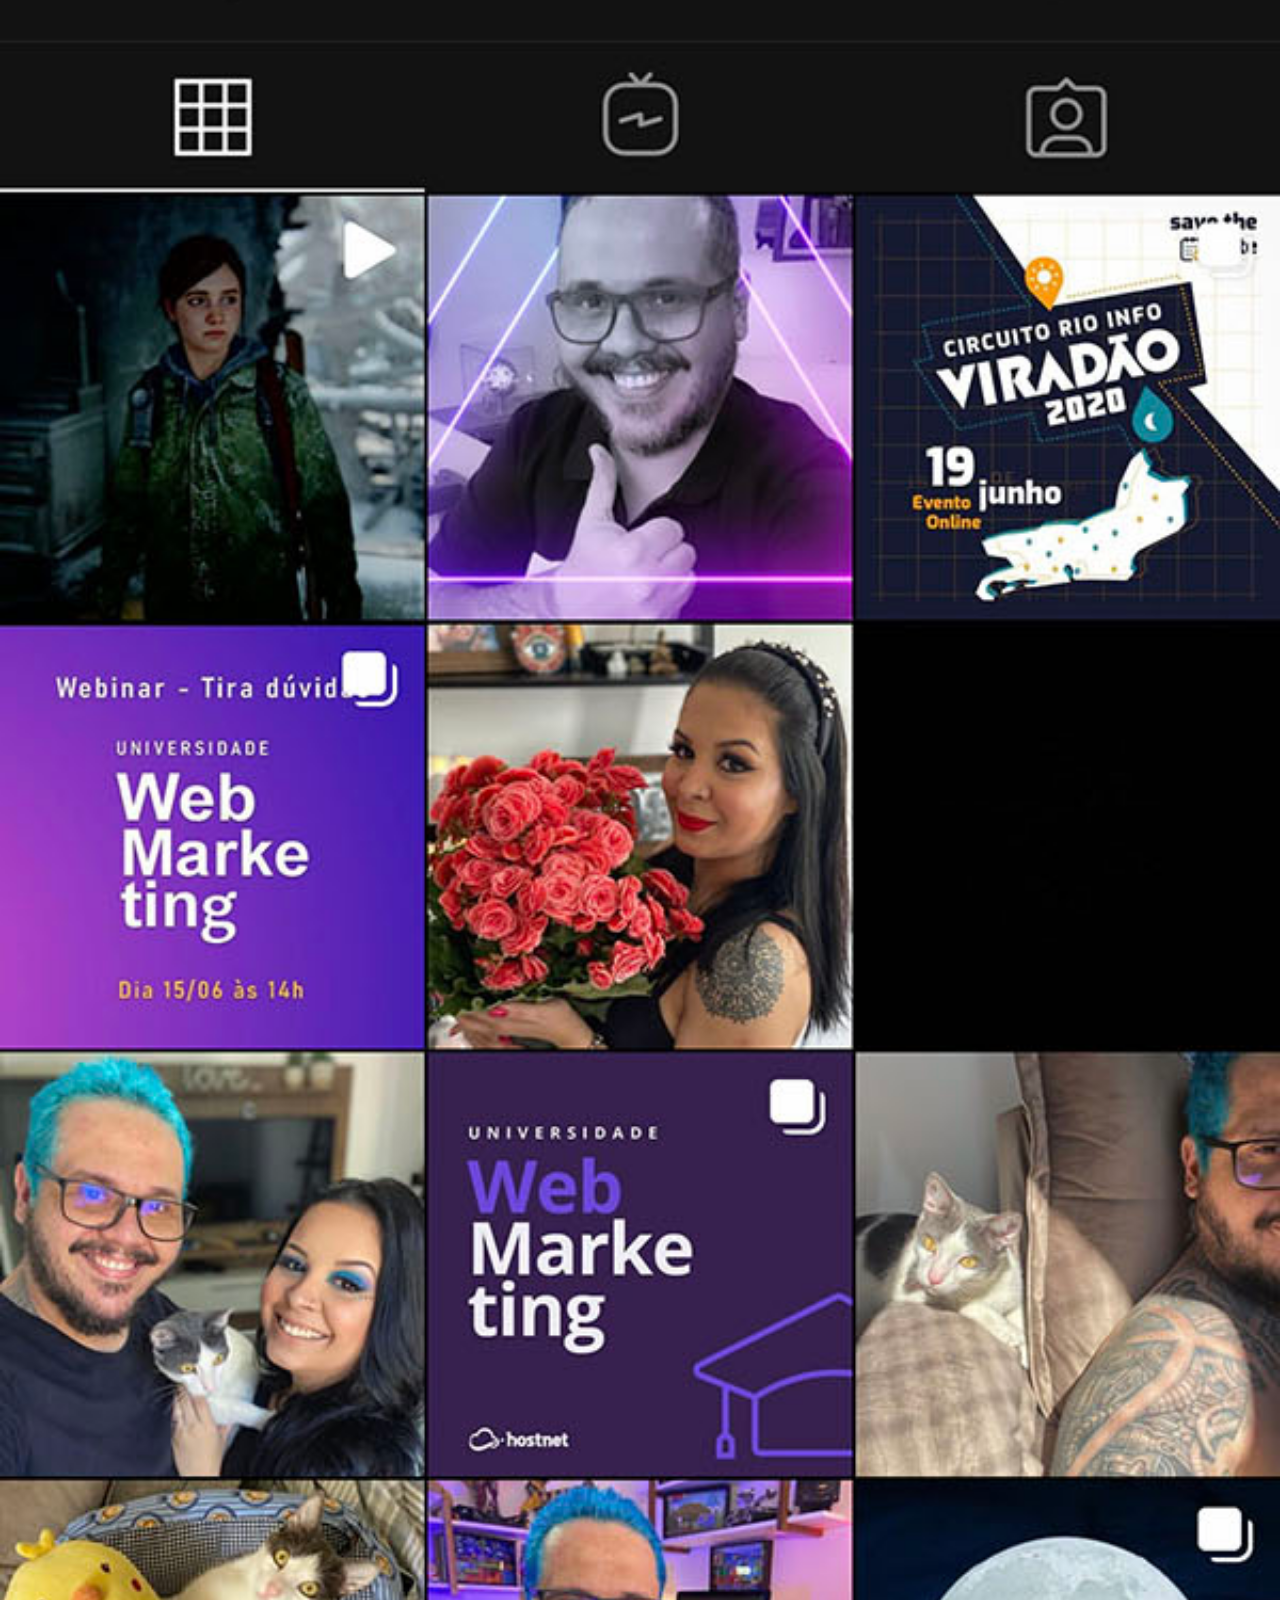
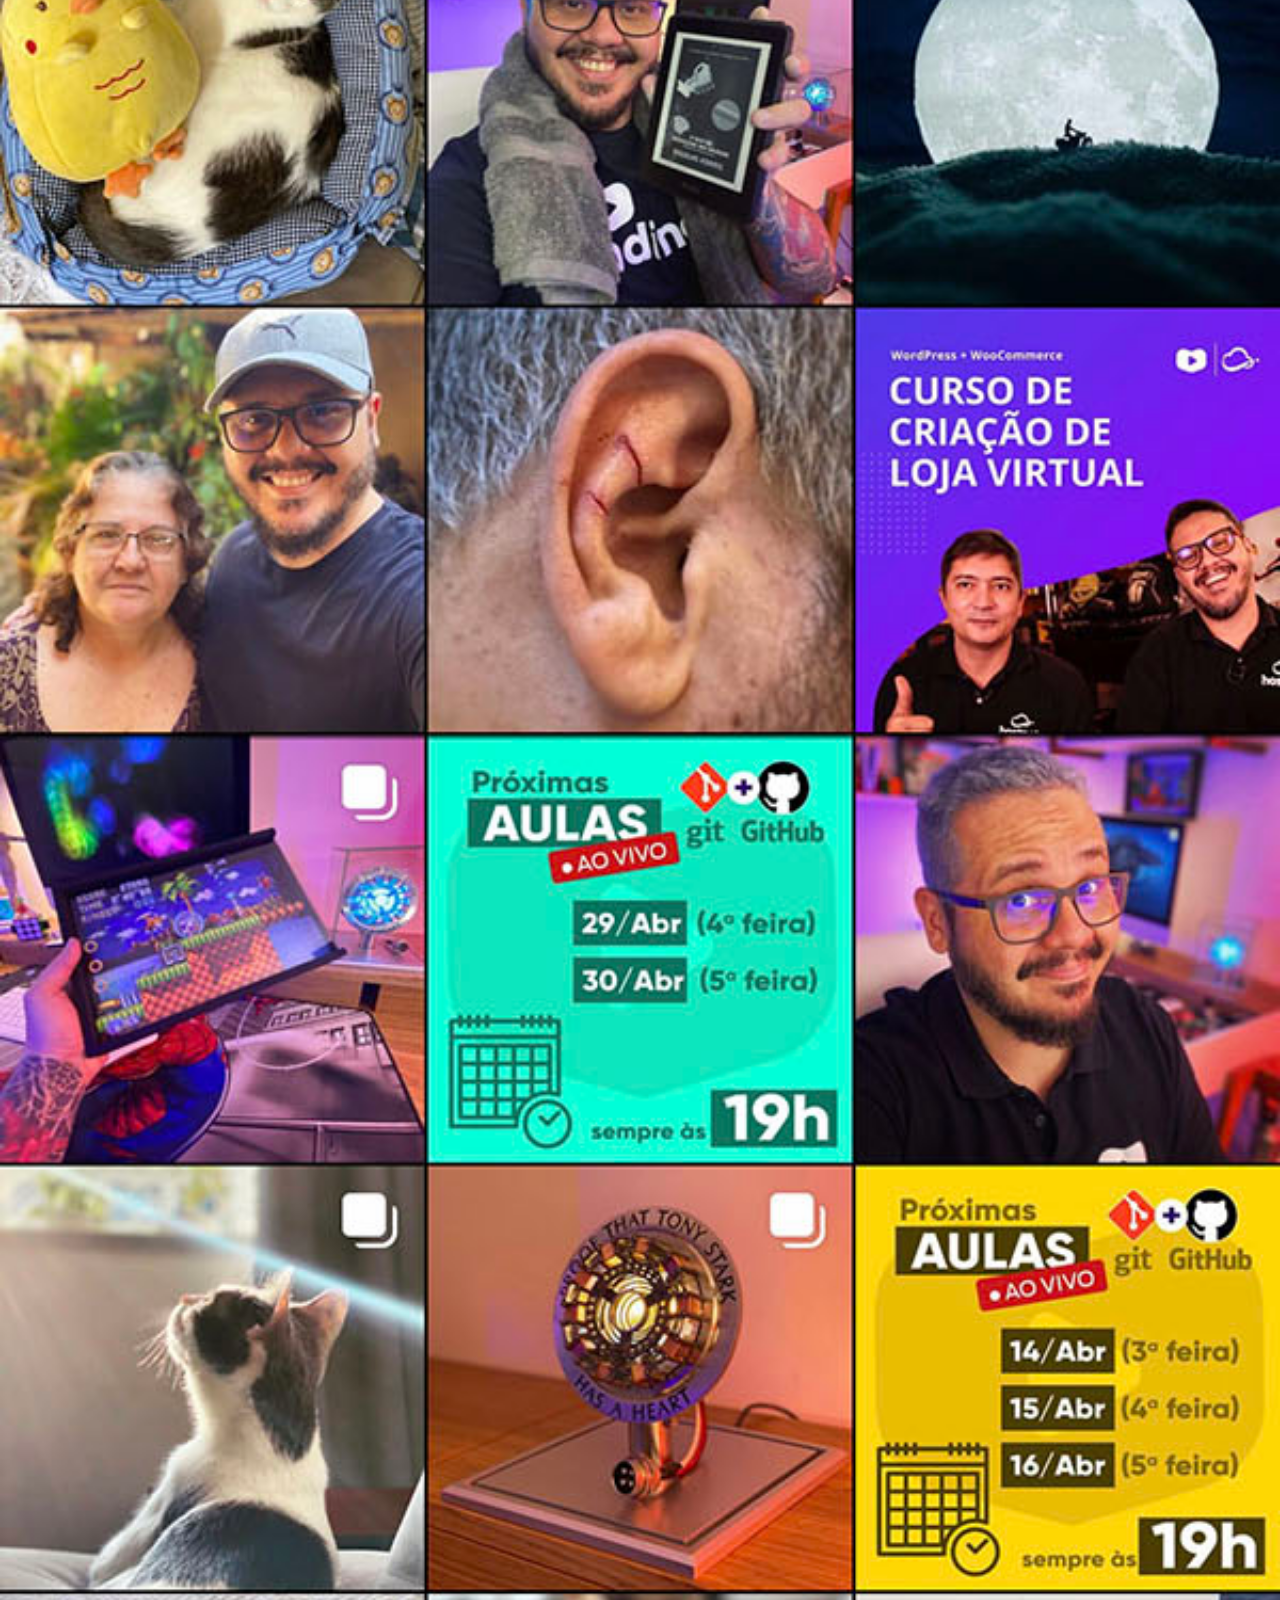
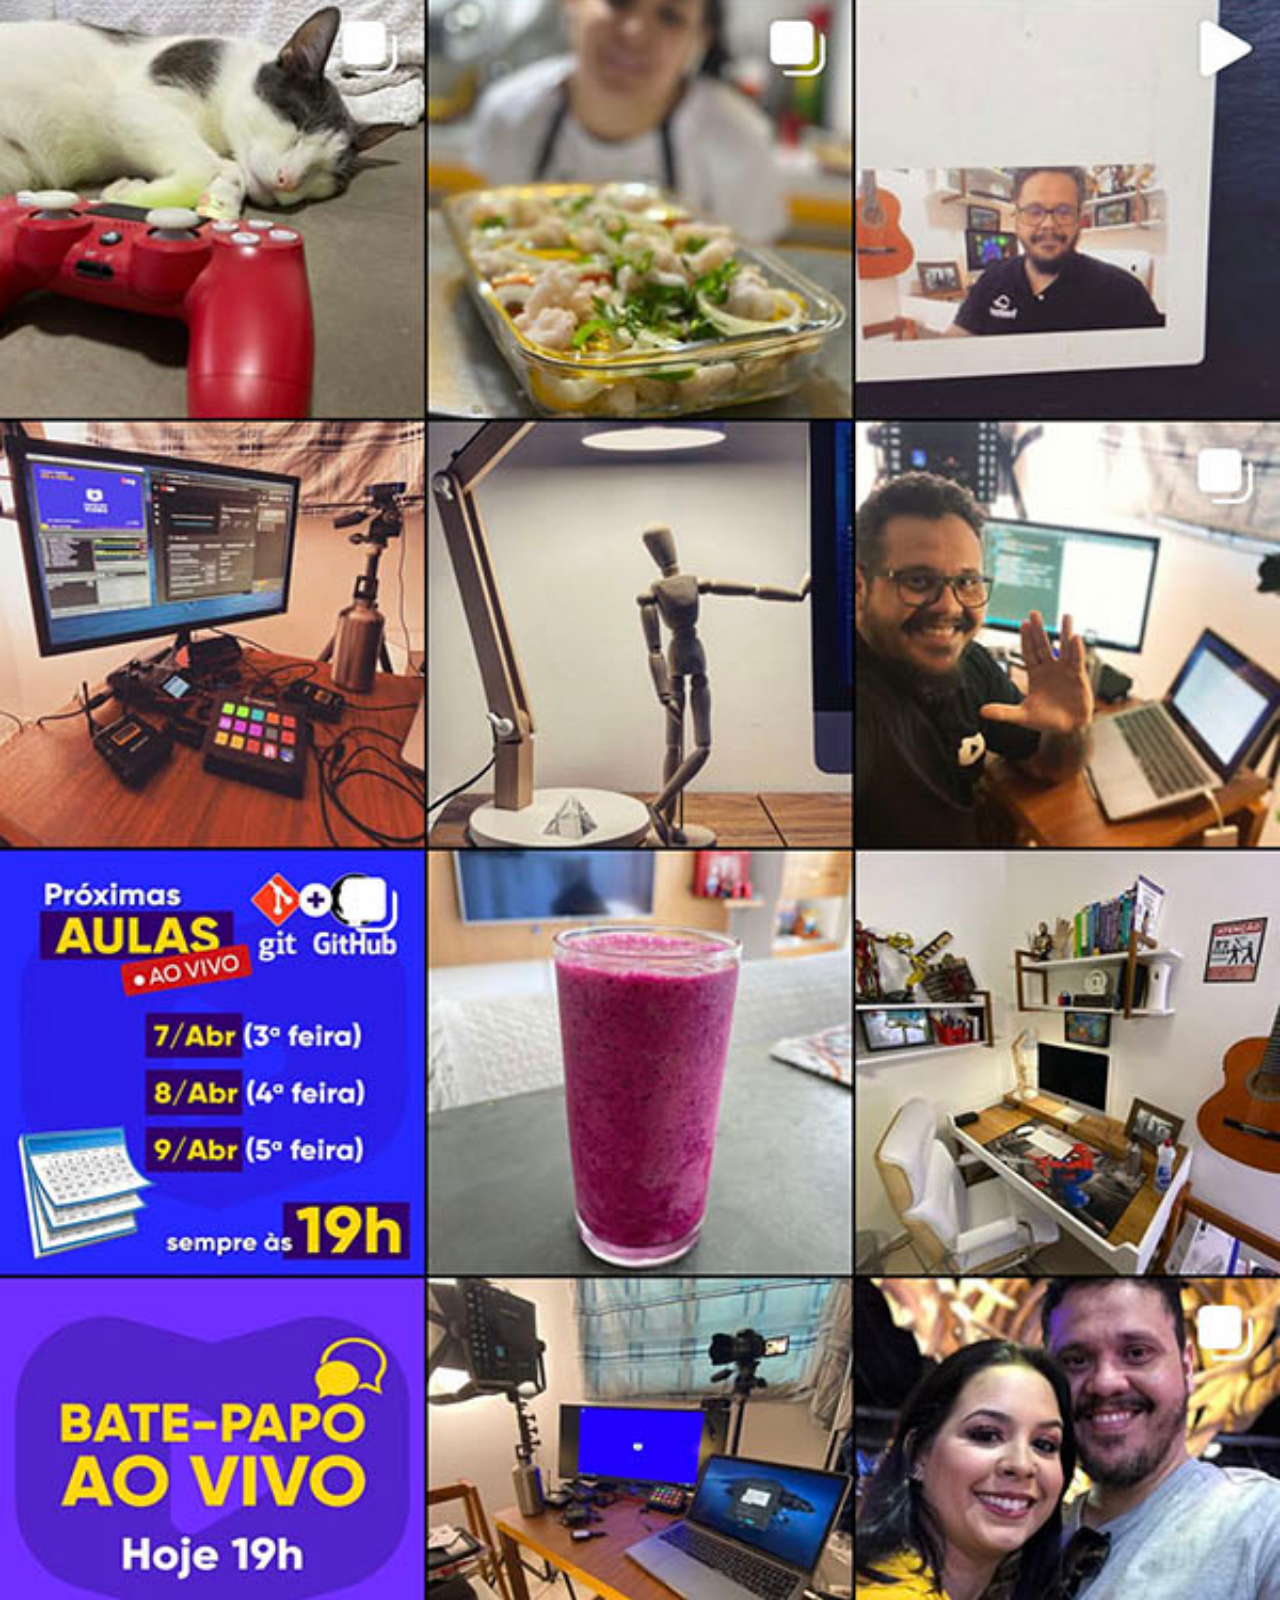
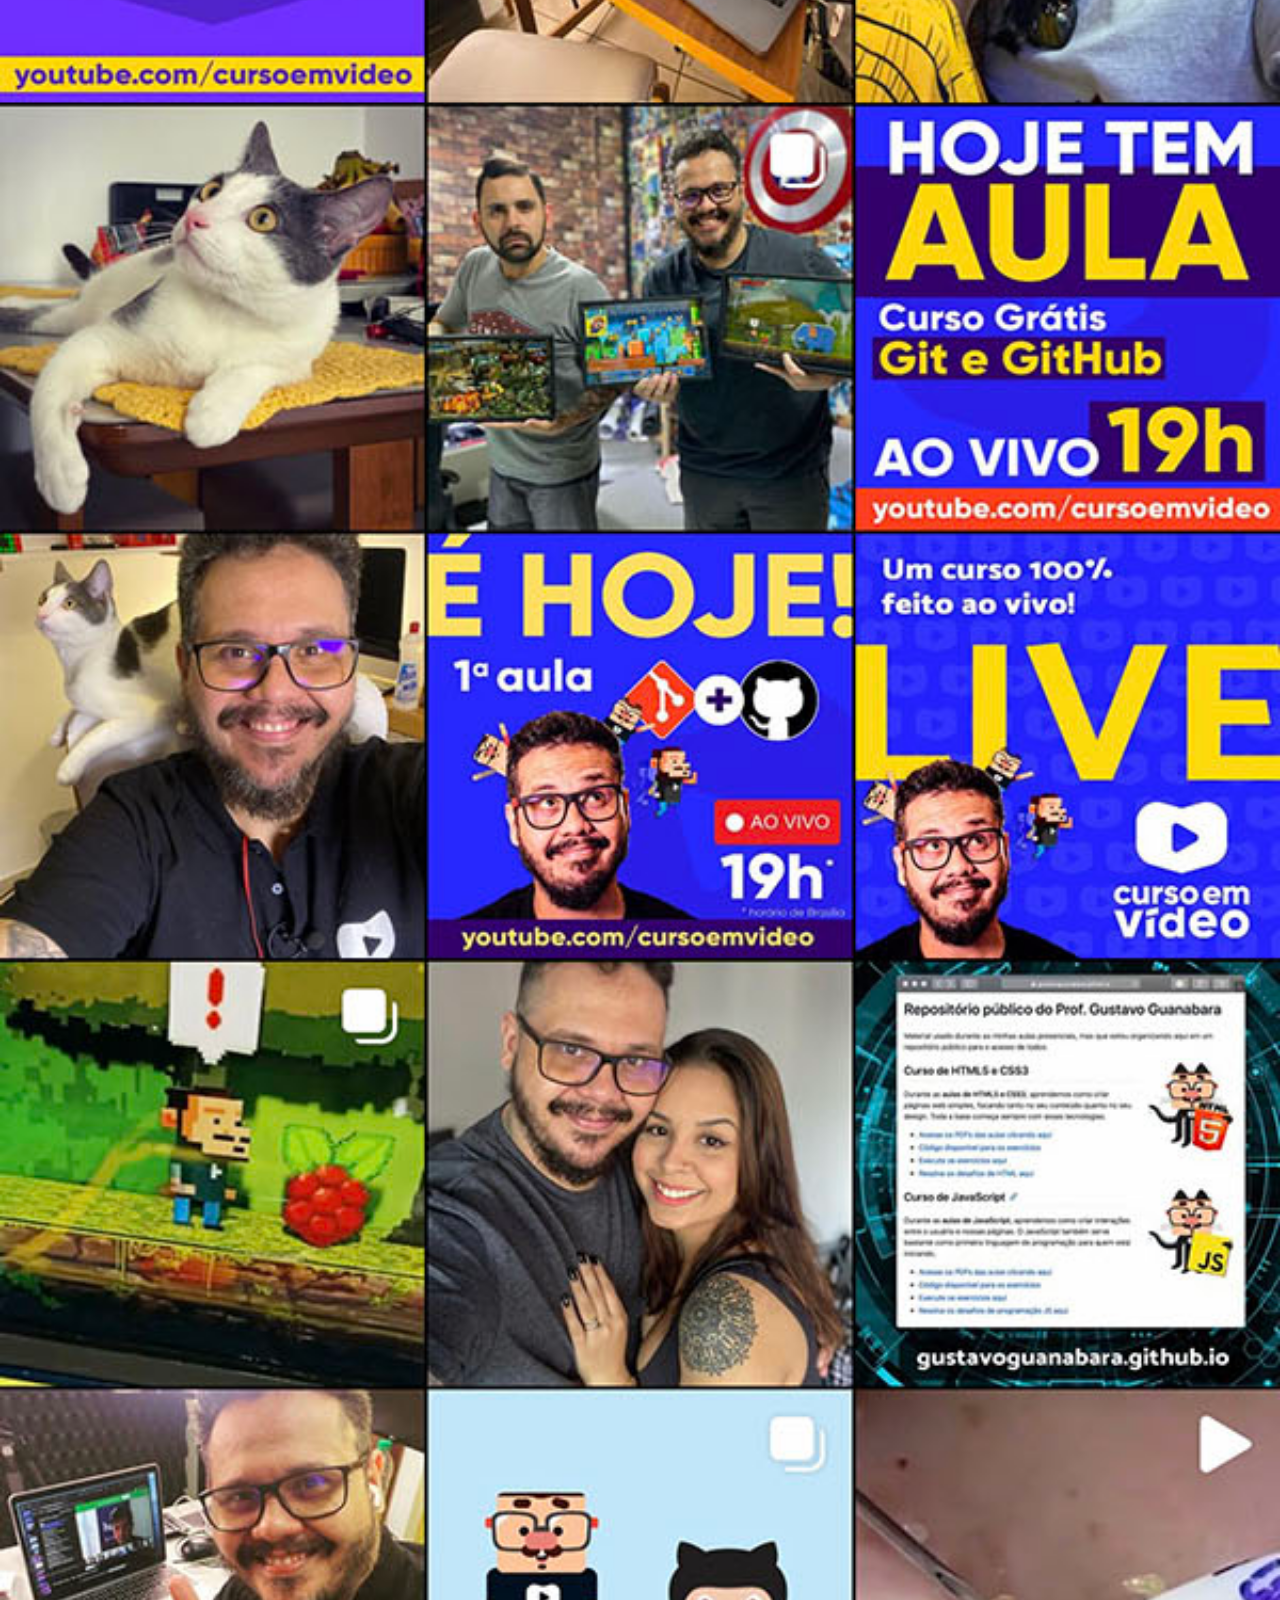
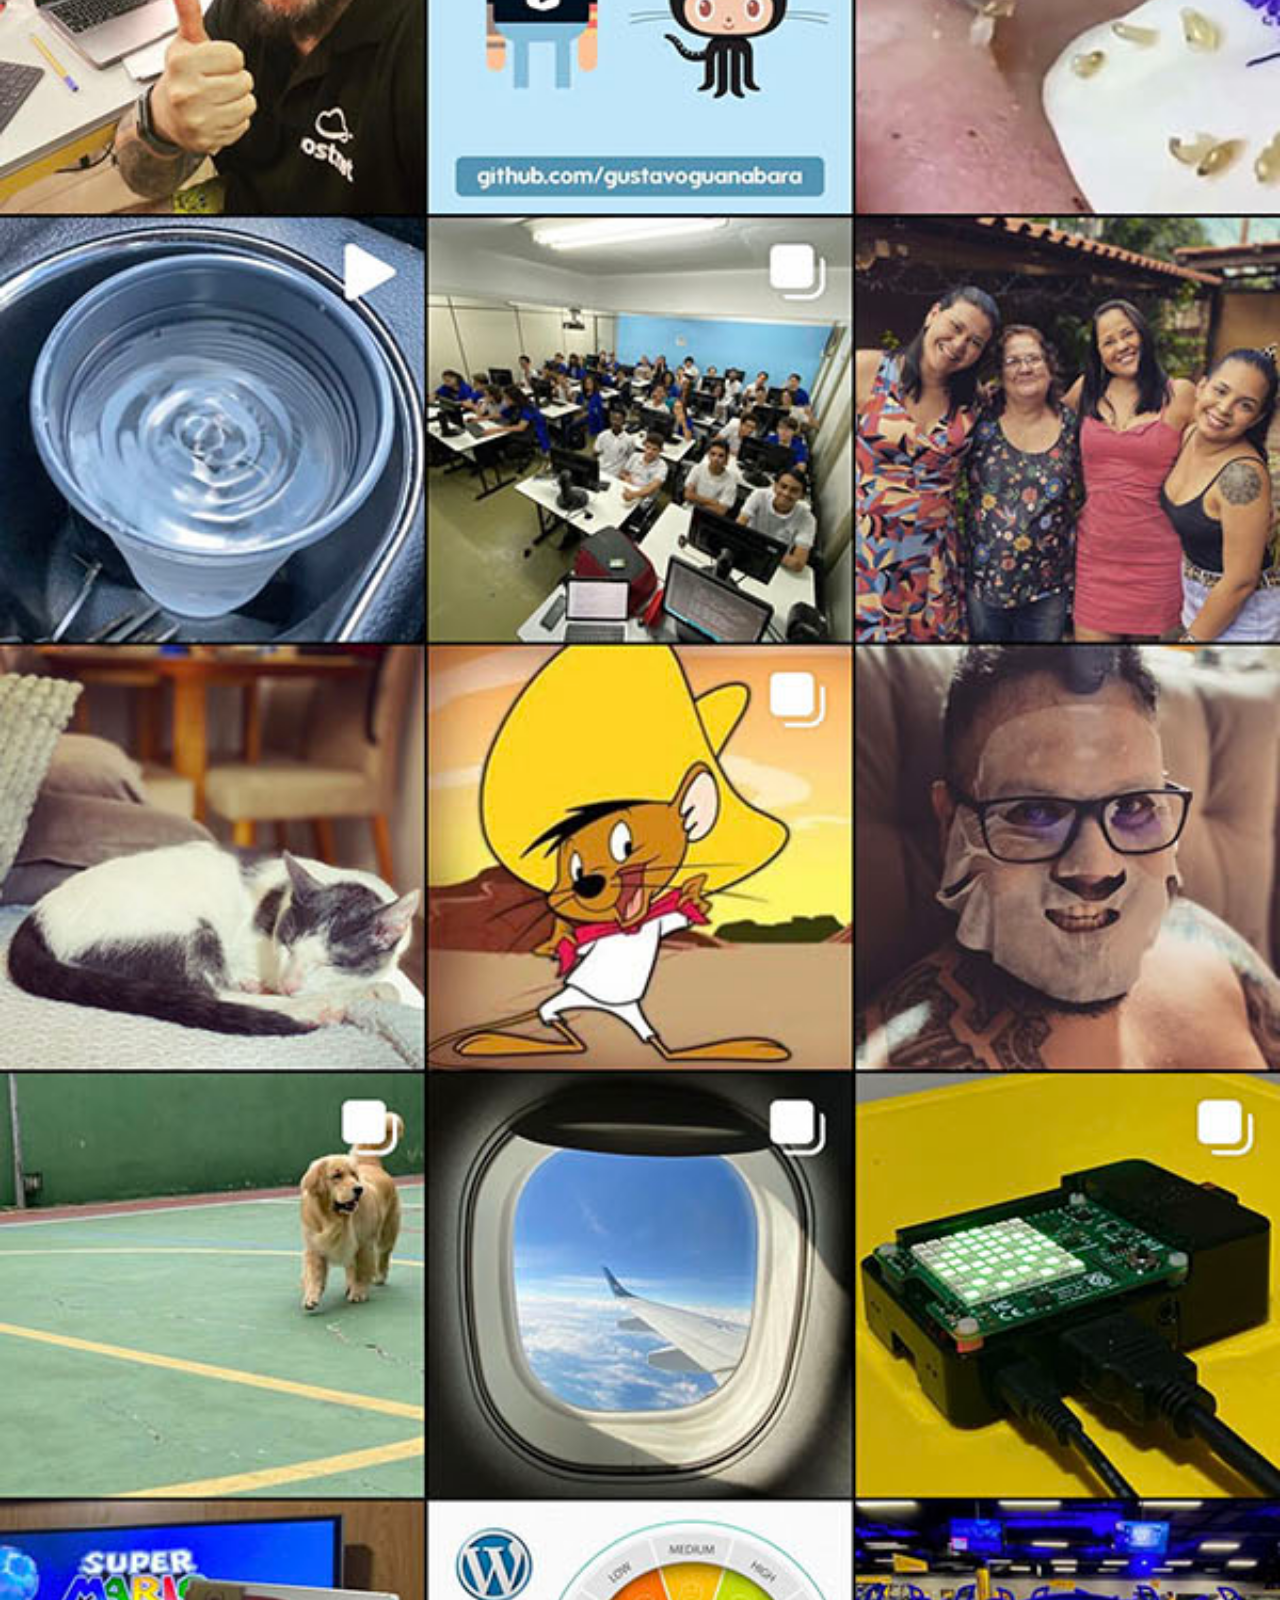
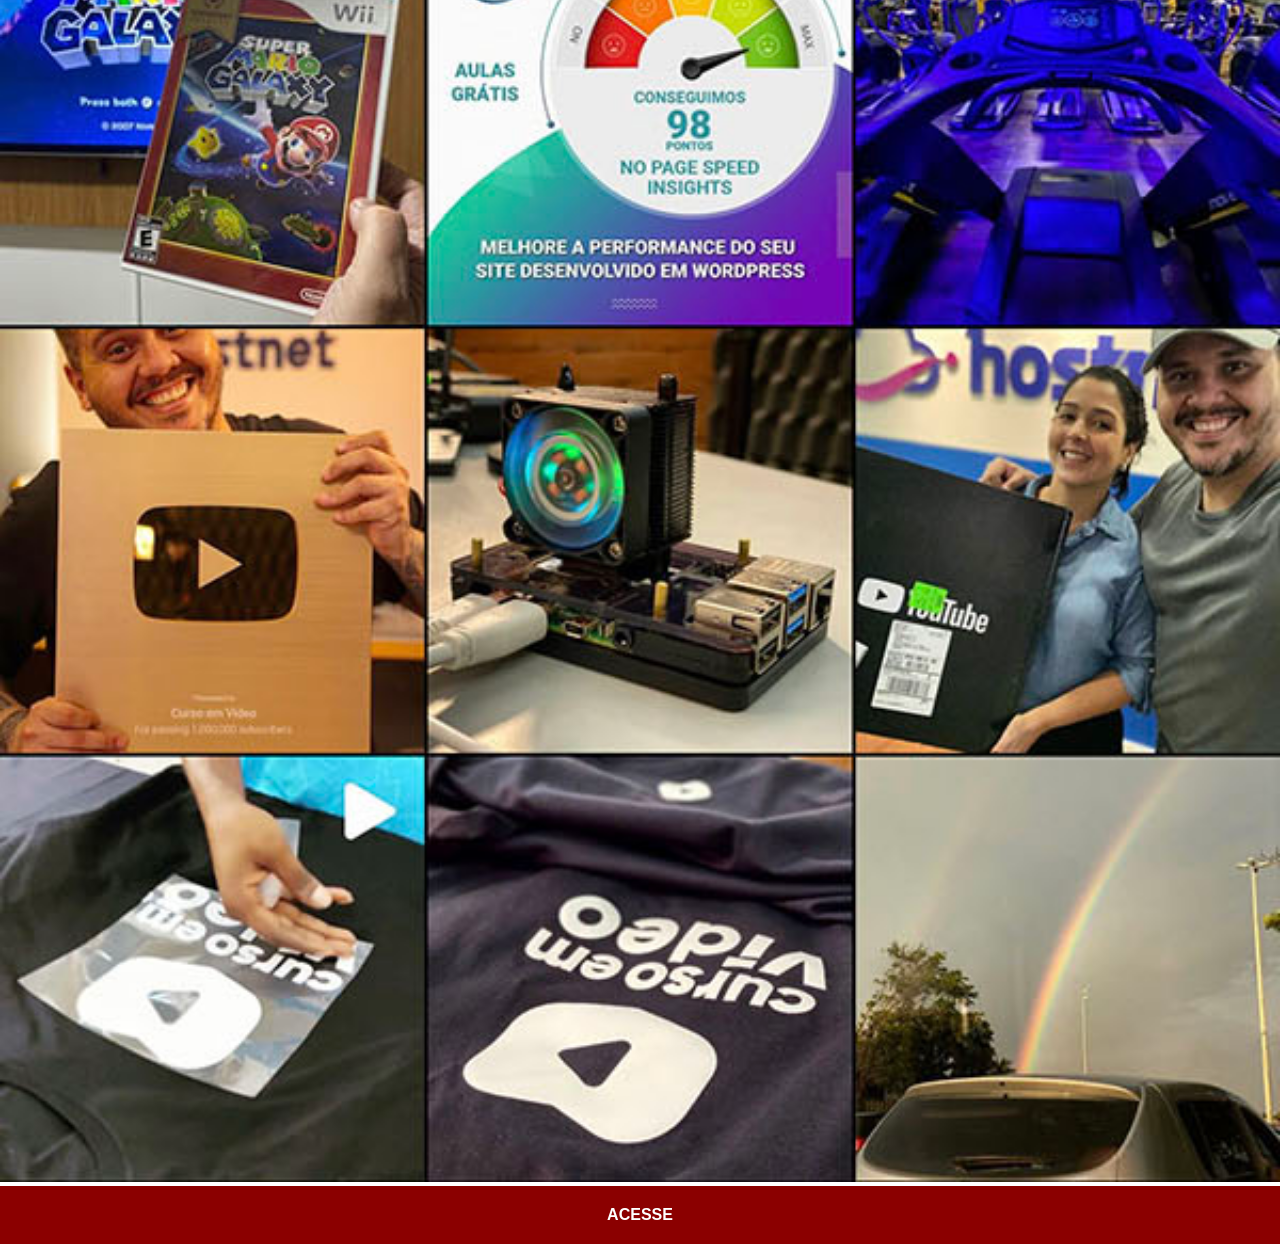
<file: instagram.html>
<!DOCTYPE html>
<html lang="pt-br">
<head>
    <meta charset="UTF-8">
    <meta name="viewport" content="width=device-width, initial-scale=1.0">
    <title>Instagram</title>
    <link rel="stylesheet" href="estilos/social.css">
</head>
<body>
    <img src="imagens/tela-instagram.jpg" alt="Instagram">
    <a href="https://instagram.com/mirel_son23" target="_blank">ACESSE</a>
</body>
</html>
</file>
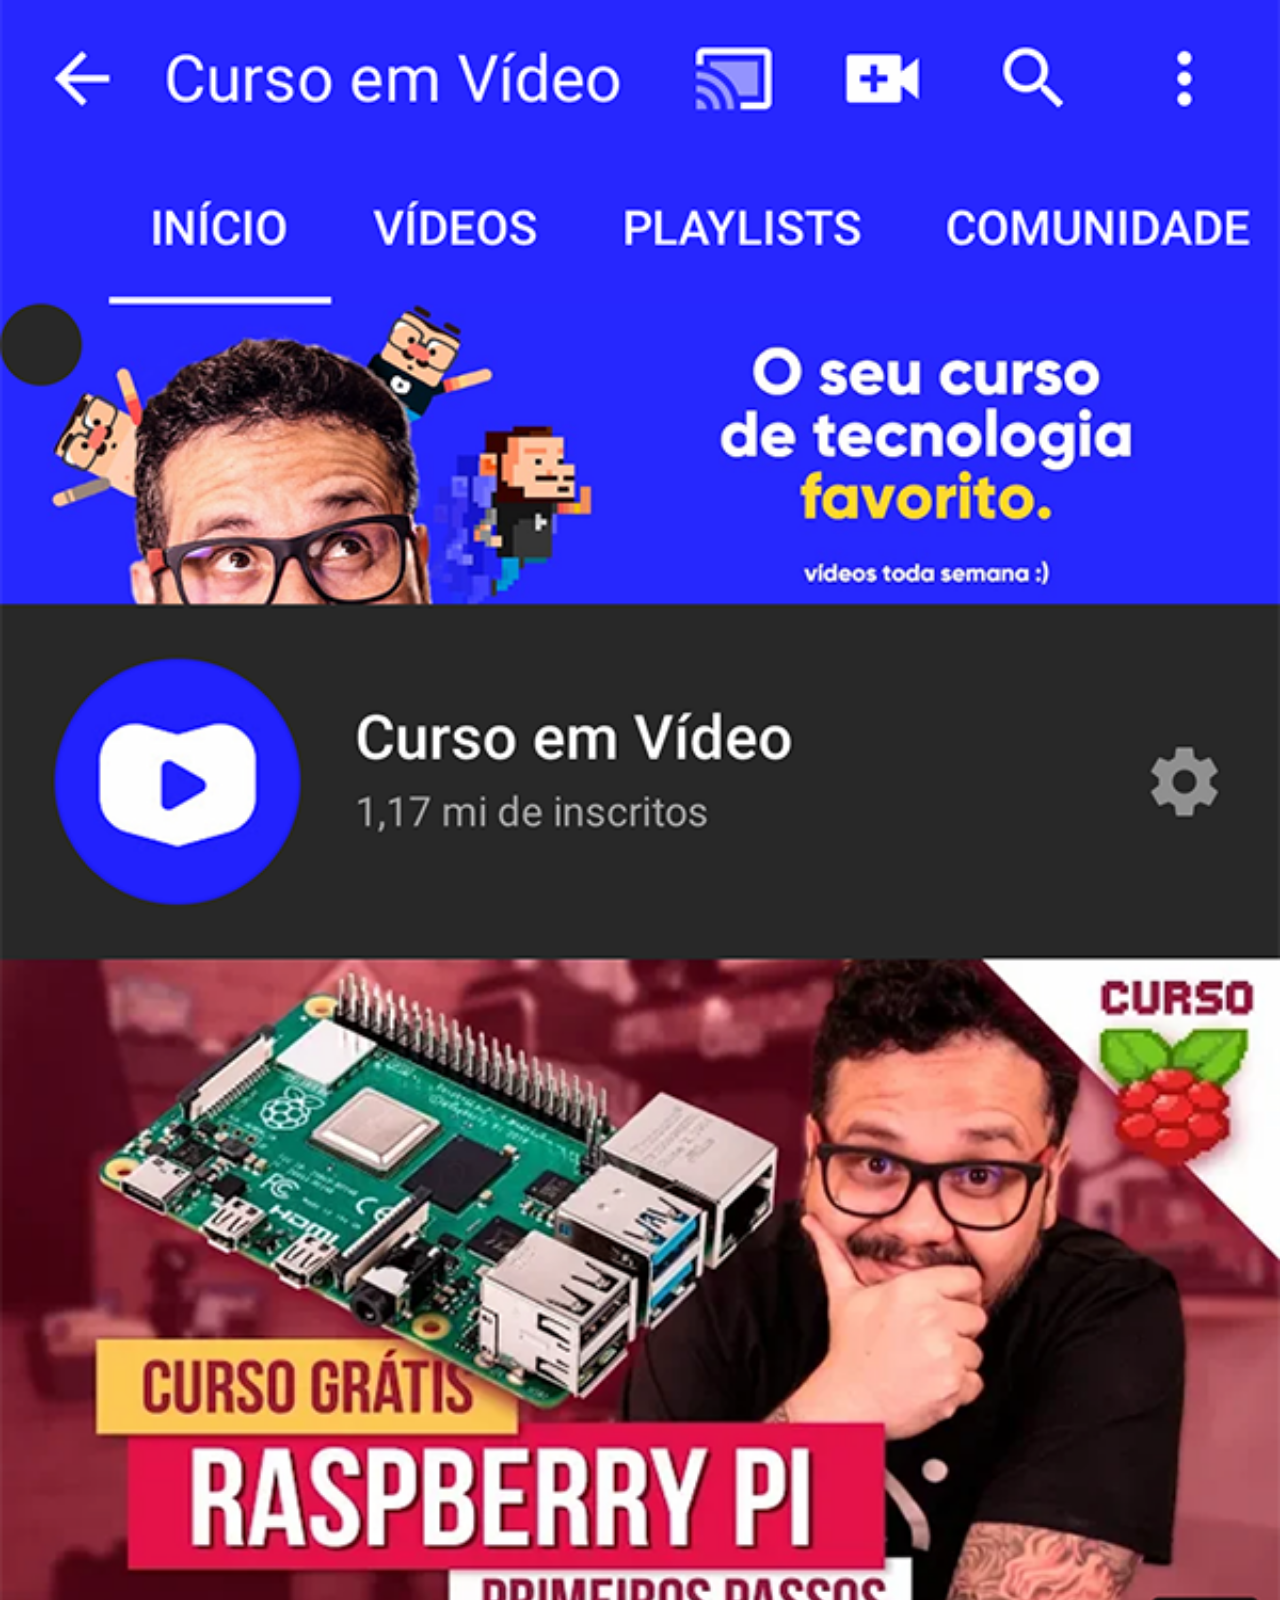
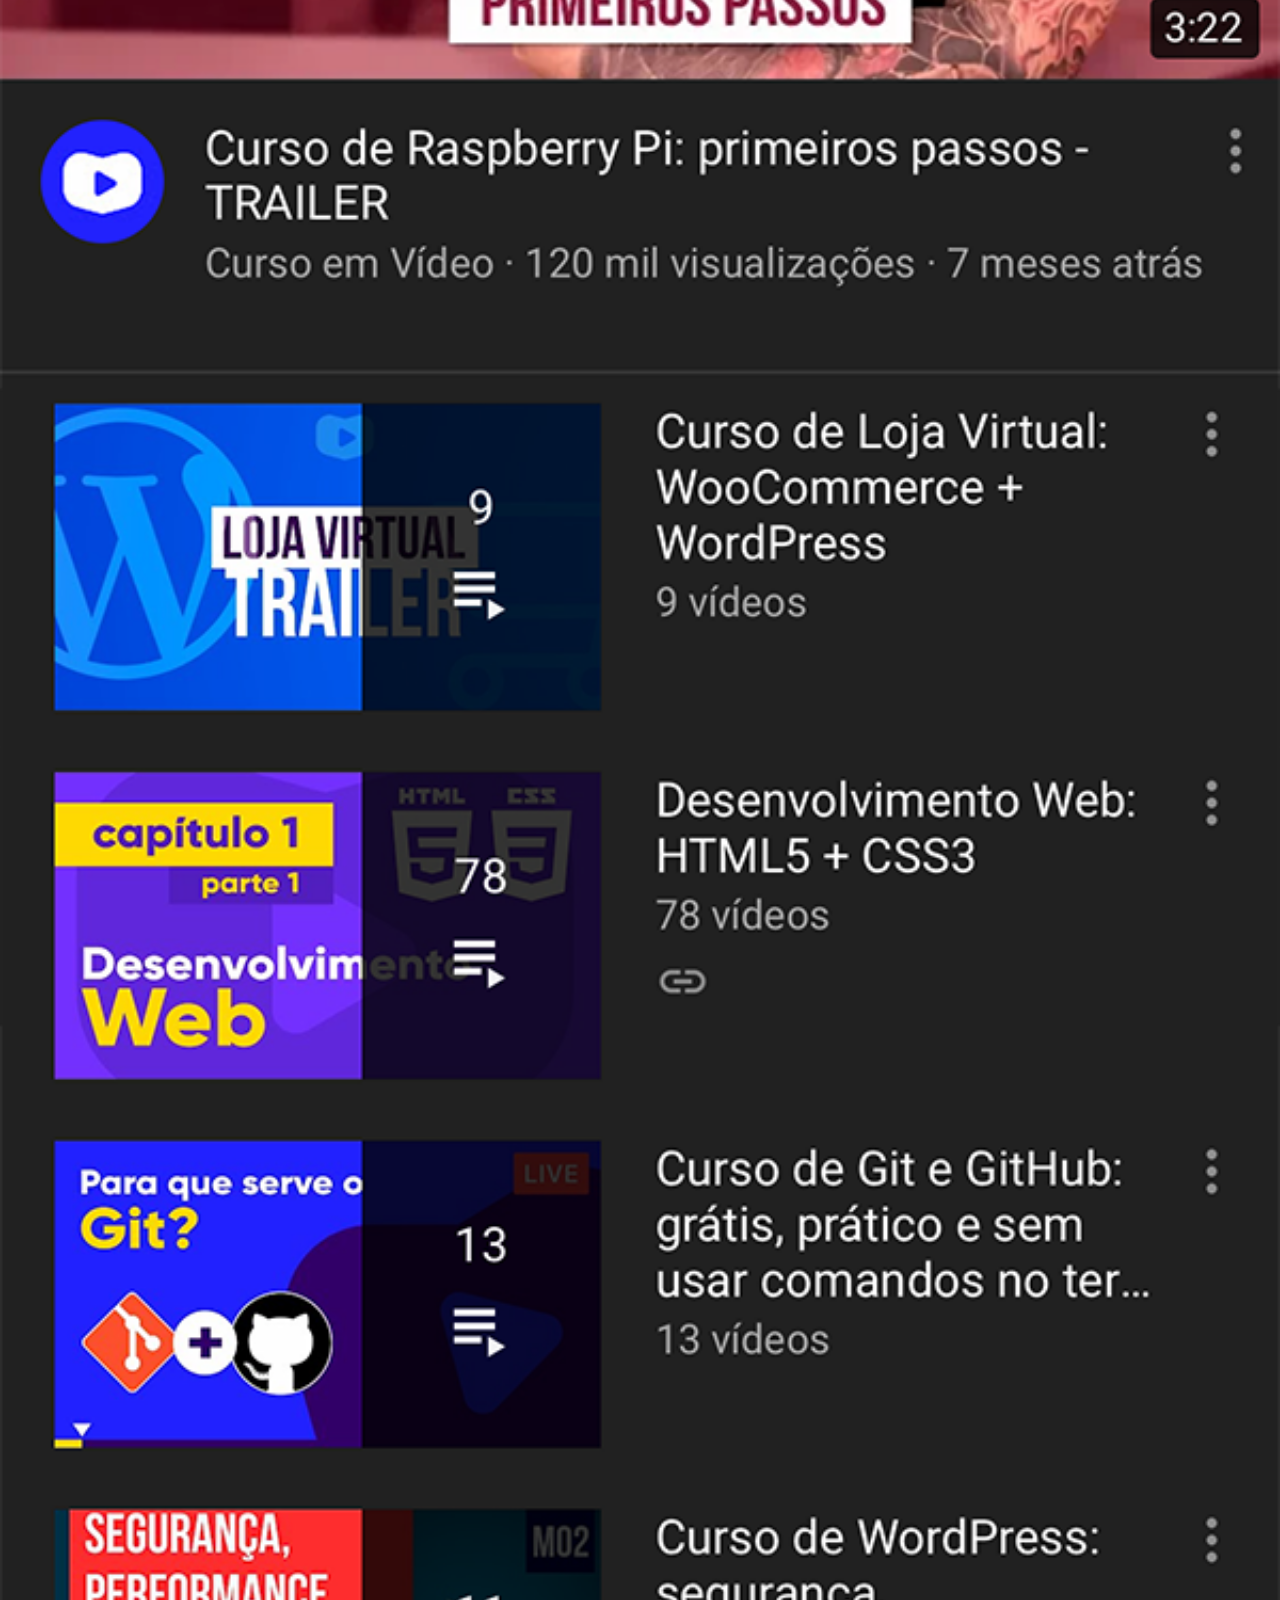
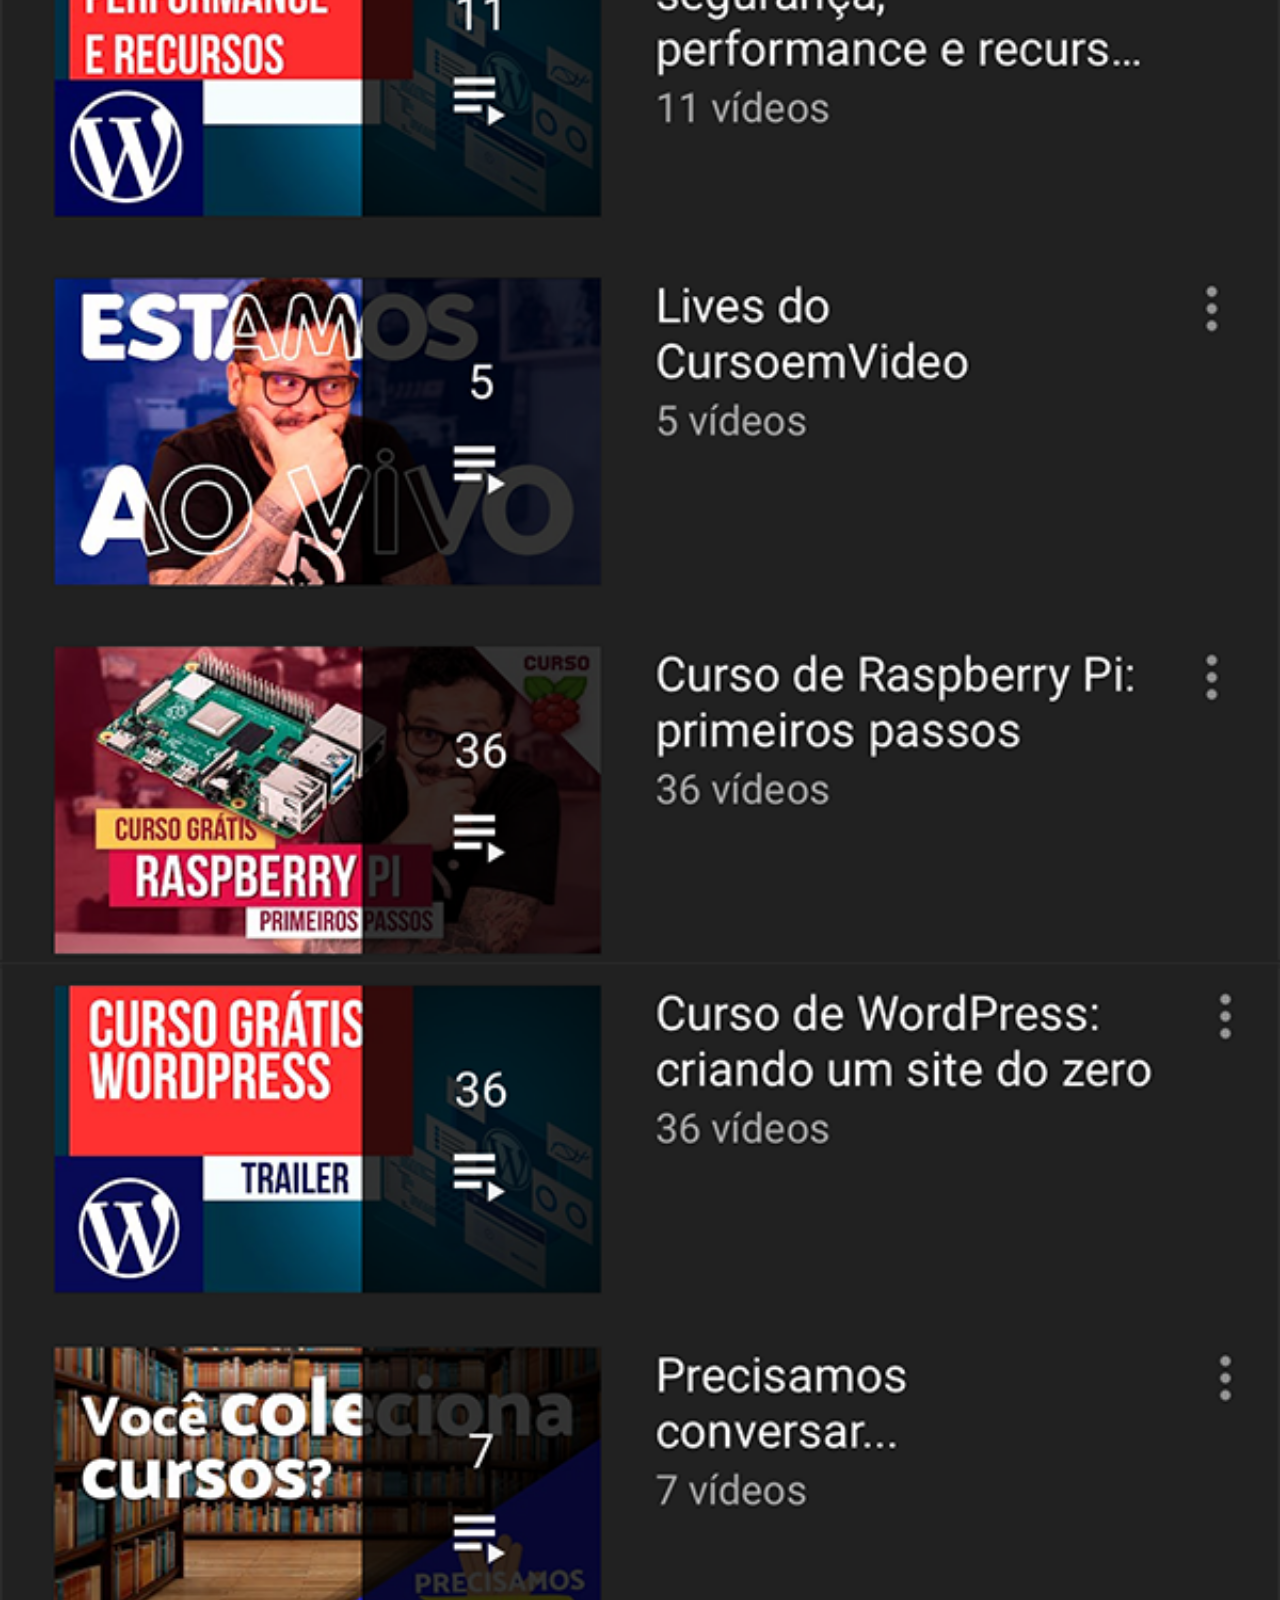
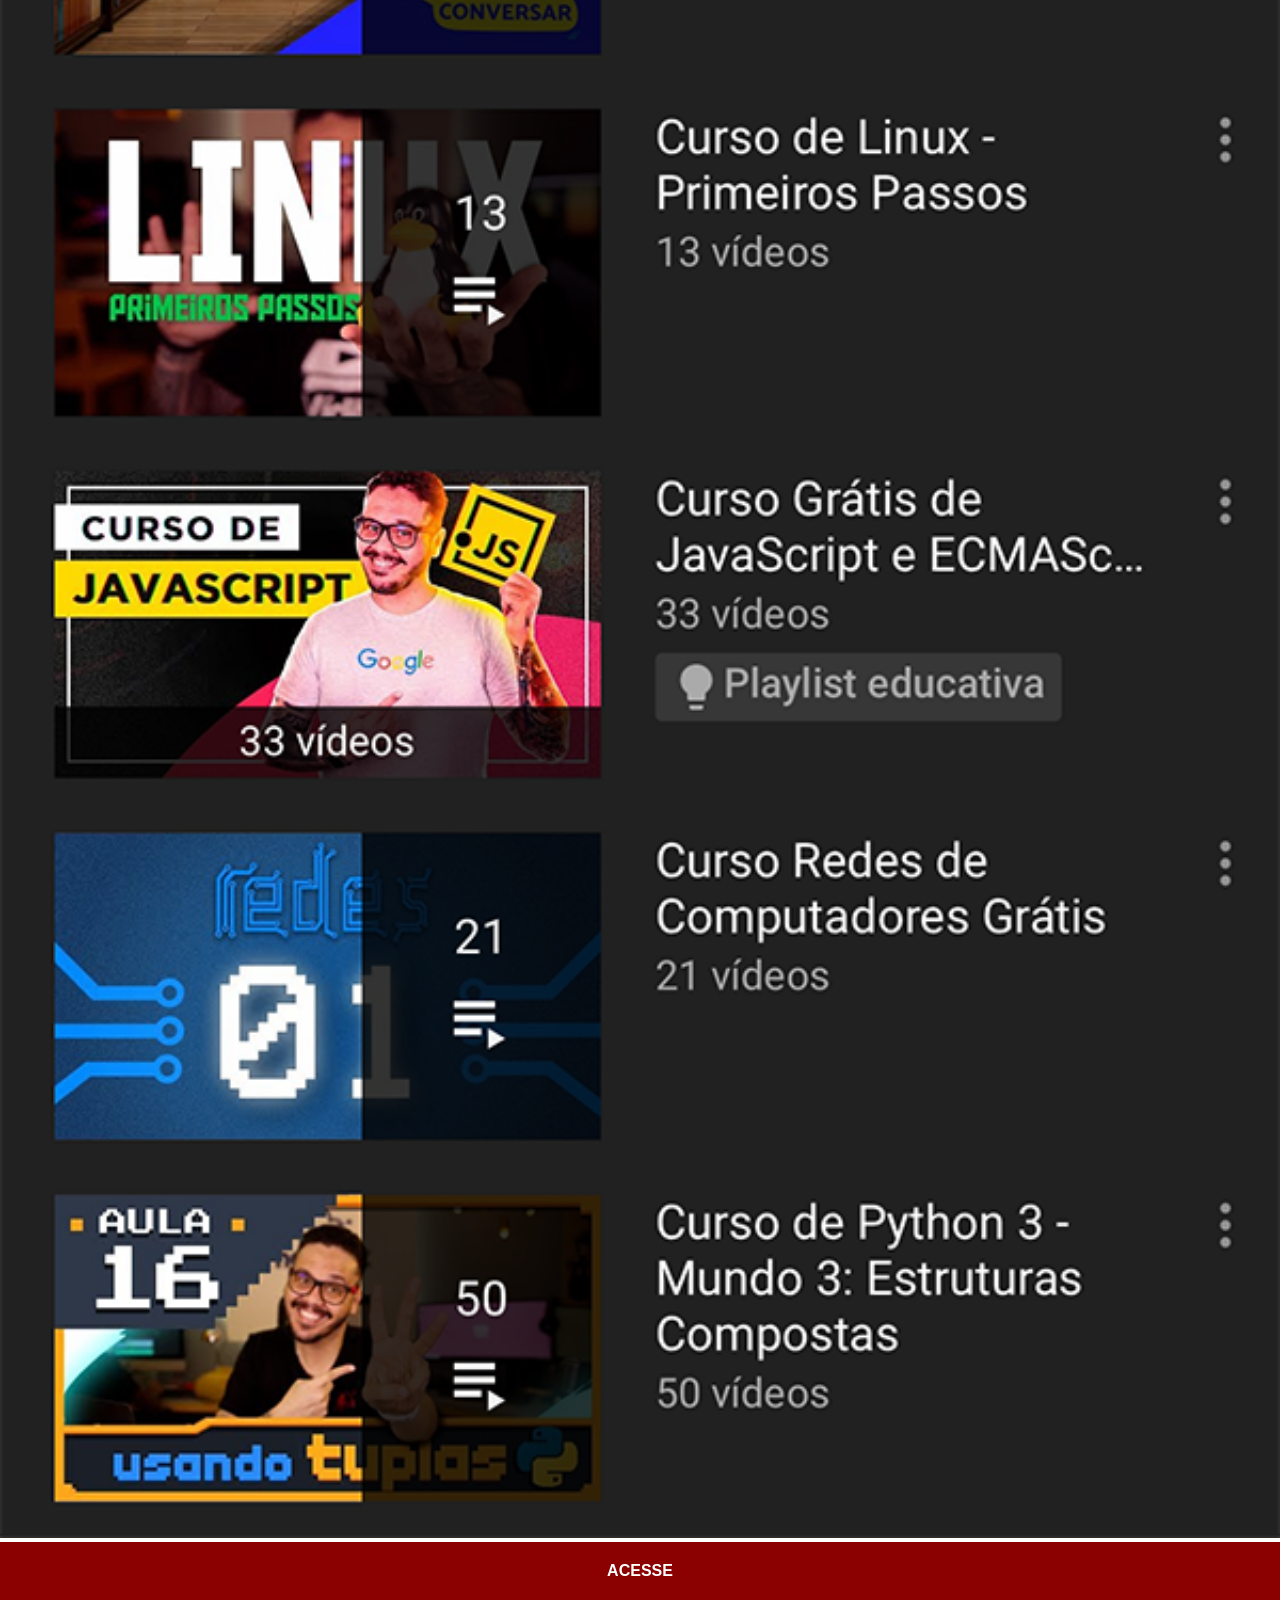
<file: youtube.html>
<!DOCTYPE html>
<html lang="pt-br">
<head>
    <meta charset="UTF-8">
    <meta name="viewport" content="width=device-width, initial-scale=1.0">
    <title>Youtube</title>
    <link rel="stylesheet" href="estilos/social.css">
</head>
<body>
    <img src="imagens/tela-youtube.png" alt="Youtube">
    <a href="https://youtube.com/@mirelsondecastro/" target="_blank">ACESSE</a>
</body>
</html>
</file>
<file: estilos/style.css>
@charset "UTF-8";
*{
    margin: 0%;
    padding: 0%;
}
html , body{
    width: 100vw;
    height: 100vh;
    background-color: black;
}
body{
    background: url('../imagens/fundo-madeira.jpg') no-repeat top center;
    background-size: cover;
    background-attachment: fixed;
}
main{
    height: 100vh;
    position: relative;
}
section#telefone{
    height: 627px;
    width: 311px;
    background: url('../imagens/frame-iphone.png');
    top: 50%;
    left: 50%;
    position: absolute;
    transform: translate(-50%,-50%);
}
iframe#tela{
    position: relative;
    top: 80px;
    left: 22px;
    width: 267px;
    height: 471px;
}
section#redes img{
    width: 50px;
    border-radius: 50%;
    margin: 10px;
    box-shadow: 2px 2px 5px rgba(0, 0, 0, 0.452);
    box-sizing: border-box;
}
section#redes img:hover{
    border: 2px solid rgba(255, 255, 255, 0.589);
    transform: translate(-2px,-2px);
    transition: transform .5s, border .5s;
    box-shadow: 3px 3px 6px rgba(255, 255, 255, 0.342);
}
</file>
<file: estilos/social.css>
@charset "UTF-8";
        *{
            font-family: Arial, Helvetica, sans-serif;
            margin: 0%;
            padding: 0%;
        }
        ::-webkit-scrollbar{
            width: 0px;
            height: 0px;
        }
        img{
            width: 100vw;
        }
        a{
            display: block;
            background-color: darkred;
            color: white;
            padding: 20px;
            text-align: center;
            text-decoration: none;
            font-weight: bolder;
        }
        a:hover{
            background-color: red;
        }
</file>
